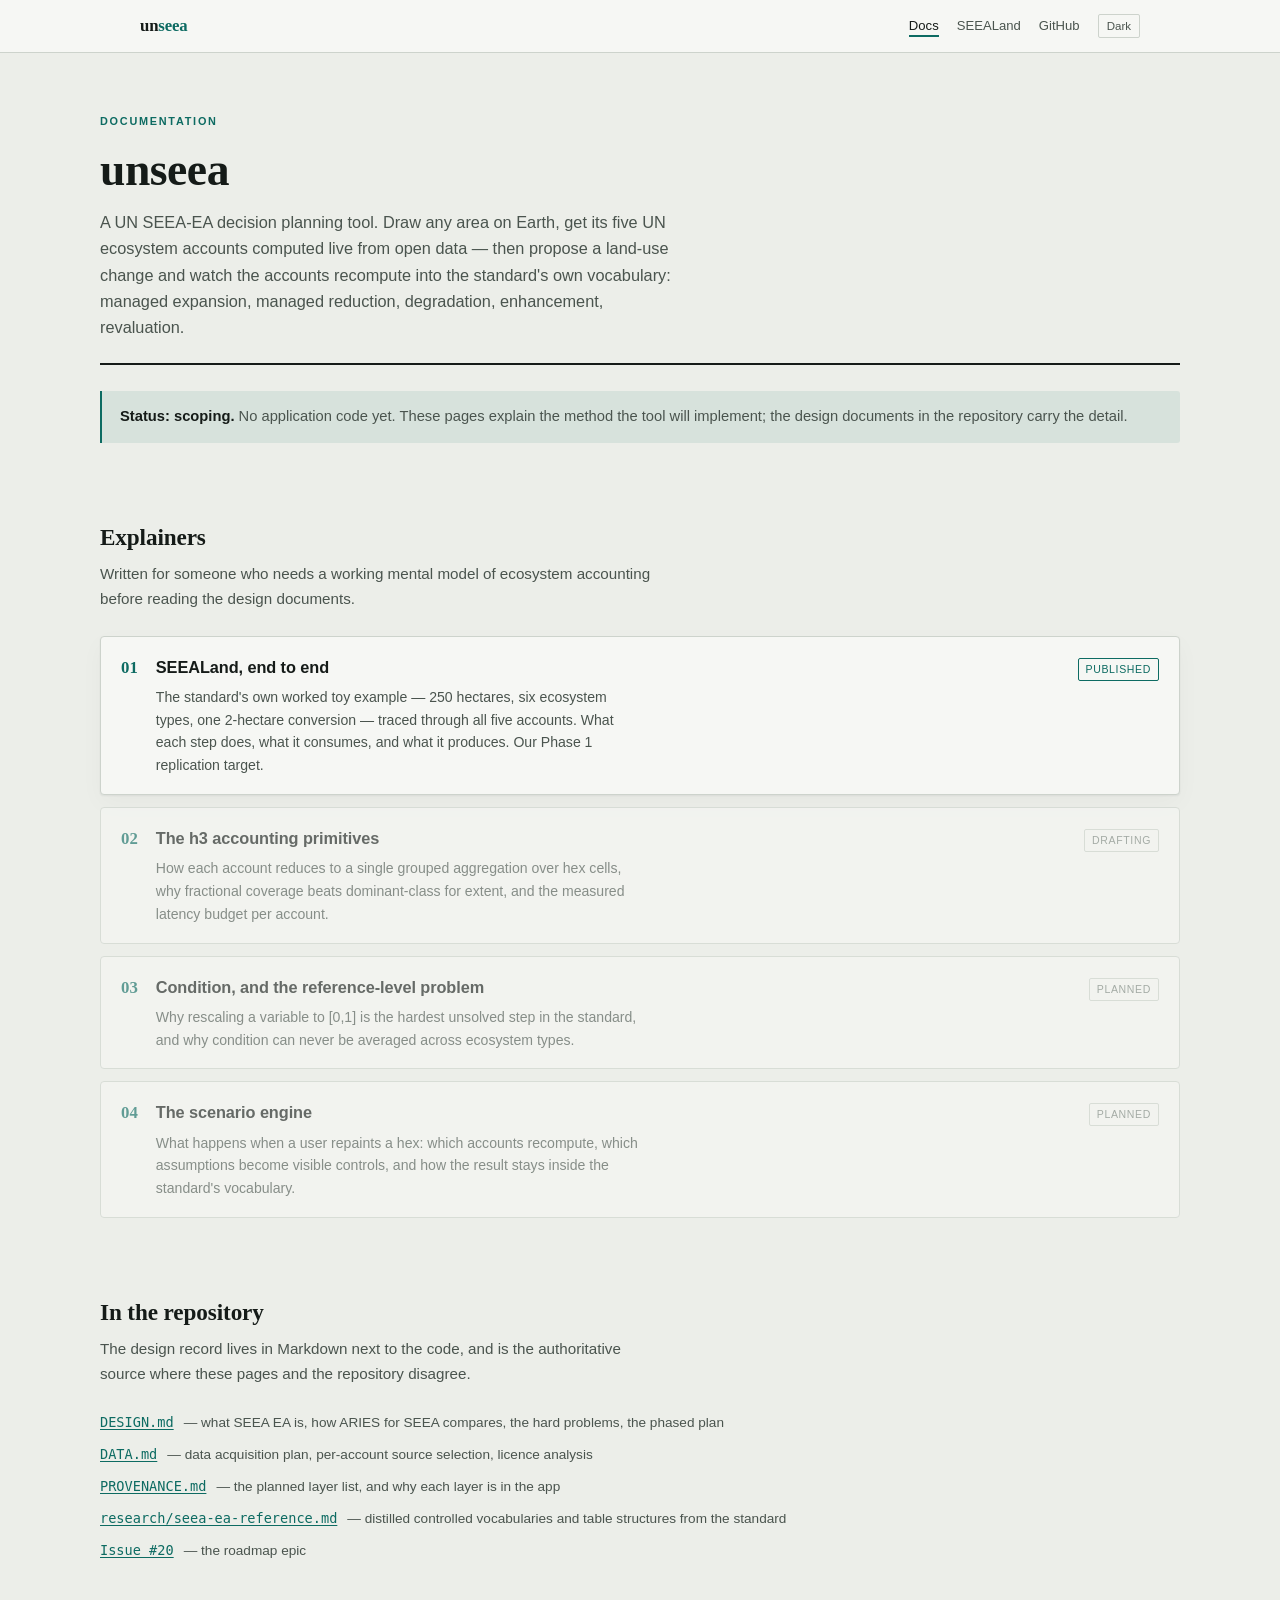
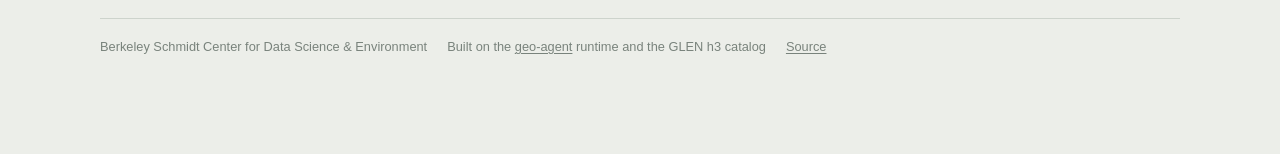
<file: docs/index.html>
<!doctype html>
<html lang="en">
<head>
<meta charset="utf-8">
<meta name="viewport" content="width=device-width, initial-scale=1">
<title>unseea — documentation</title>
<meta name="description" content="Documentation for unseea: a UN SEEA-EA ecosystem accounting tool computing the five accounts for any area, with live land-use scenarios.">
<link rel="stylesheet" href="assets/unseea.css">
<script src="assets/theme.js"></script>
<style>
  .docs{display:flex; flex-direction:column; gap:12px}
  .doc{
    display:grid; grid-template-columns:auto 1fr auto; gap:0 18px; align-items:baseline;
    padding:17px 20px; background:var(--panel); border:1px solid var(--rule); border-radius:4px;
    text-decoration:none; color:inherit; box-shadow:var(--shadow);
  }
  a.doc:hover{border-color:var(--accent)}
  .doc .idx{font-family:var(--serif); font-size:1.05rem; color:var(--accent); font-weight:600}
  .doc h3{margin:0; font-size:1.02rem; font-weight:650; letter-spacing:-.005em}
  .doc p{margin:5px 0 0; grid-column:2; font-size:.88rem; color:var(--ink-2); max-width:62ch}
  .doc .state{font-size:.66rem; letter-spacing:.06em; text-transform:uppercase; color:var(--ink-3);
    border:1px solid var(--rule); border-radius:2px; padding:2px 7px; white-space:nowrap}
  .doc.live .state{color:var(--accent); border-color:var(--accent)}
  .doc.planned{opacity:.62; box-shadow:none}
  @media (max-width:620px){
    .doc{grid-template-columns:auto 1fr}
    .doc .state{grid-column:2; justify-self:start; margin-top:8px}
    .doc p{margin-bottom:2px}
  }
  .repo{display:flex; flex-direction:column; gap:9px}
  .repo a{font-family:var(--mono); font-size:.85rem}
  .repo span{color:var(--ink-2); font-size:.85rem}
  .repo div{display:flex; gap:10px; align-items:baseline; flex-wrap:wrap}
</style>
</head>
<body>

<header class="sitenav">
  <div class="wrap">
    <a class="brand" href="./">un<span>seea</span></a>
    <nav>
      <a href="./" aria-current="page">Docs</a>
      <a href="seealand.html">SEEALand</a>
      <a href="https://github.com/SchmidtDSE/unseea">GitHub</a>
      <button id="theme" type="button">Dark</button>
    </nav>
  </div>
</header>

<main class="wrap page">

  <div class="mast">
    <div class="eyebrow">Documentation</div>
    <h1 class="serif">unseea</h1>
    <p class="dek">A UN SEEA-EA decision planning tool. Draw any area on Earth, get its five UN
    ecosystem accounts computed live from open data — then propose a land-use change and watch the
    accounts recompute into the standard's own vocabulary: managed expansion, managed reduction,
    degradation, enhancement, revaluation.</p>
  </div>

  <div class="notice">
    <p><b>Status: scoping.</b> No application code yet. These pages explain the method the tool will
    implement; the design documents in the repository carry the detail.</p>
  </div>

  <section class="sec">
    <h2 class="serif">Explainers</h2>
    <p class="sub">Written for someone who needs a working mental model of ecosystem accounting before
    reading the design documents.</p>

    <div class="docs">

      <a class="doc live" href="seealand.html">
        <span class="idx">01</span>
        <h3>SEEALand, end to end</h3>
        <span class="state">Published</span>
        <p>The standard's own worked toy example — 250 hectares, six ecosystem types, one 2-hectare
        conversion — traced through all five accounts. What each step does, what it consumes, and what
        it produces. Our Phase 1 replication target.</p>
      </a>

      <div class="doc planned">
        <span class="idx">02</span>
        <h3>The h3 accounting primitives</h3>
        <span class="state">Drafting</span>
        <p>How each account reduces to a single grouped aggregation over hex cells, why fractional
        coverage beats dominant-class for extent, and the measured latency budget per account.</p>
      </div>

      <div class="doc planned">
        <span class="idx">03</span>
        <h3>Condition, and the reference-level problem</h3>
        <span class="state">Planned</span>
        <p>Why rescaling a variable to [0,1] is the hardest unsolved step in the standard, and why
        condition can never be averaged across ecosystem types.</p>
      </div>

      <div class="doc planned">
        <span class="idx">04</span>
        <h3>The scenario engine</h3>
        <span class="state">Planned</span>
        <p>What happens when a user repaints a hex: which accounts recompute, which assumptions become
        visible controls, and how the result stays inside the standard's vocabulary.</p>
      </div>

    </div>
  </section>

  <section class="sec">
    <h2 class="serif">In the repository</h2>
    <p class="sub">The design record lives in Markdown next to the code, and is the authoritative source
    where these pages and the repository disagree.</p>
    <div class="repo">
      <div><a href="https://github.com/SchmidtDSE/unseea/blob/main/DESIGN.md">DESIGN.md</a>
        <span>— what SEEA EA is, how ARIES for SEEA compares, the hard problems, the phased plan</span></div>
      <div><a href="https://github.com/SchmidtDSE/unseea/blob/main/DATA.md">DATA.md</a>
        <span>— data acquisition plan, per-account source selection, licence analysis</span></div>
      <div><a href="https://github.com/SchmidtDSE/unseea/blob/main/PROVENANCE.md">PROVENANCE.md</a>
        <span>— the planned layer list, and why each layer is in the app</span></div>
      <div><a href="https://github.com/SchmidtDSE/unseea/blob/main/research/seea-ea-reference.md">research/seea-ea-reference.md</a>
        <span>— distilled controlled vocabularies and table structures from the standard</span></div>
      <div><a href="https://github.com/SchmidtDSE/unseea/issues/20">Issue #20</a>
        <span>— the roadmap epic</span></div>
    </div>
  </section>

  <div class="foot">
    <span>Berkeley Schmidt Center for Data Science &amp; Environment</span>
    <span>Built on the <a href="https://github.com/boettiger-lab/geo-agent">geo-agent</a> runtime and the GLEN h3 catalog</span>
    <span><a href="https://github.com/SchmidtDSE/unseea">Source</a></span>
  </div>
</main>

</body>
</html>
</file>
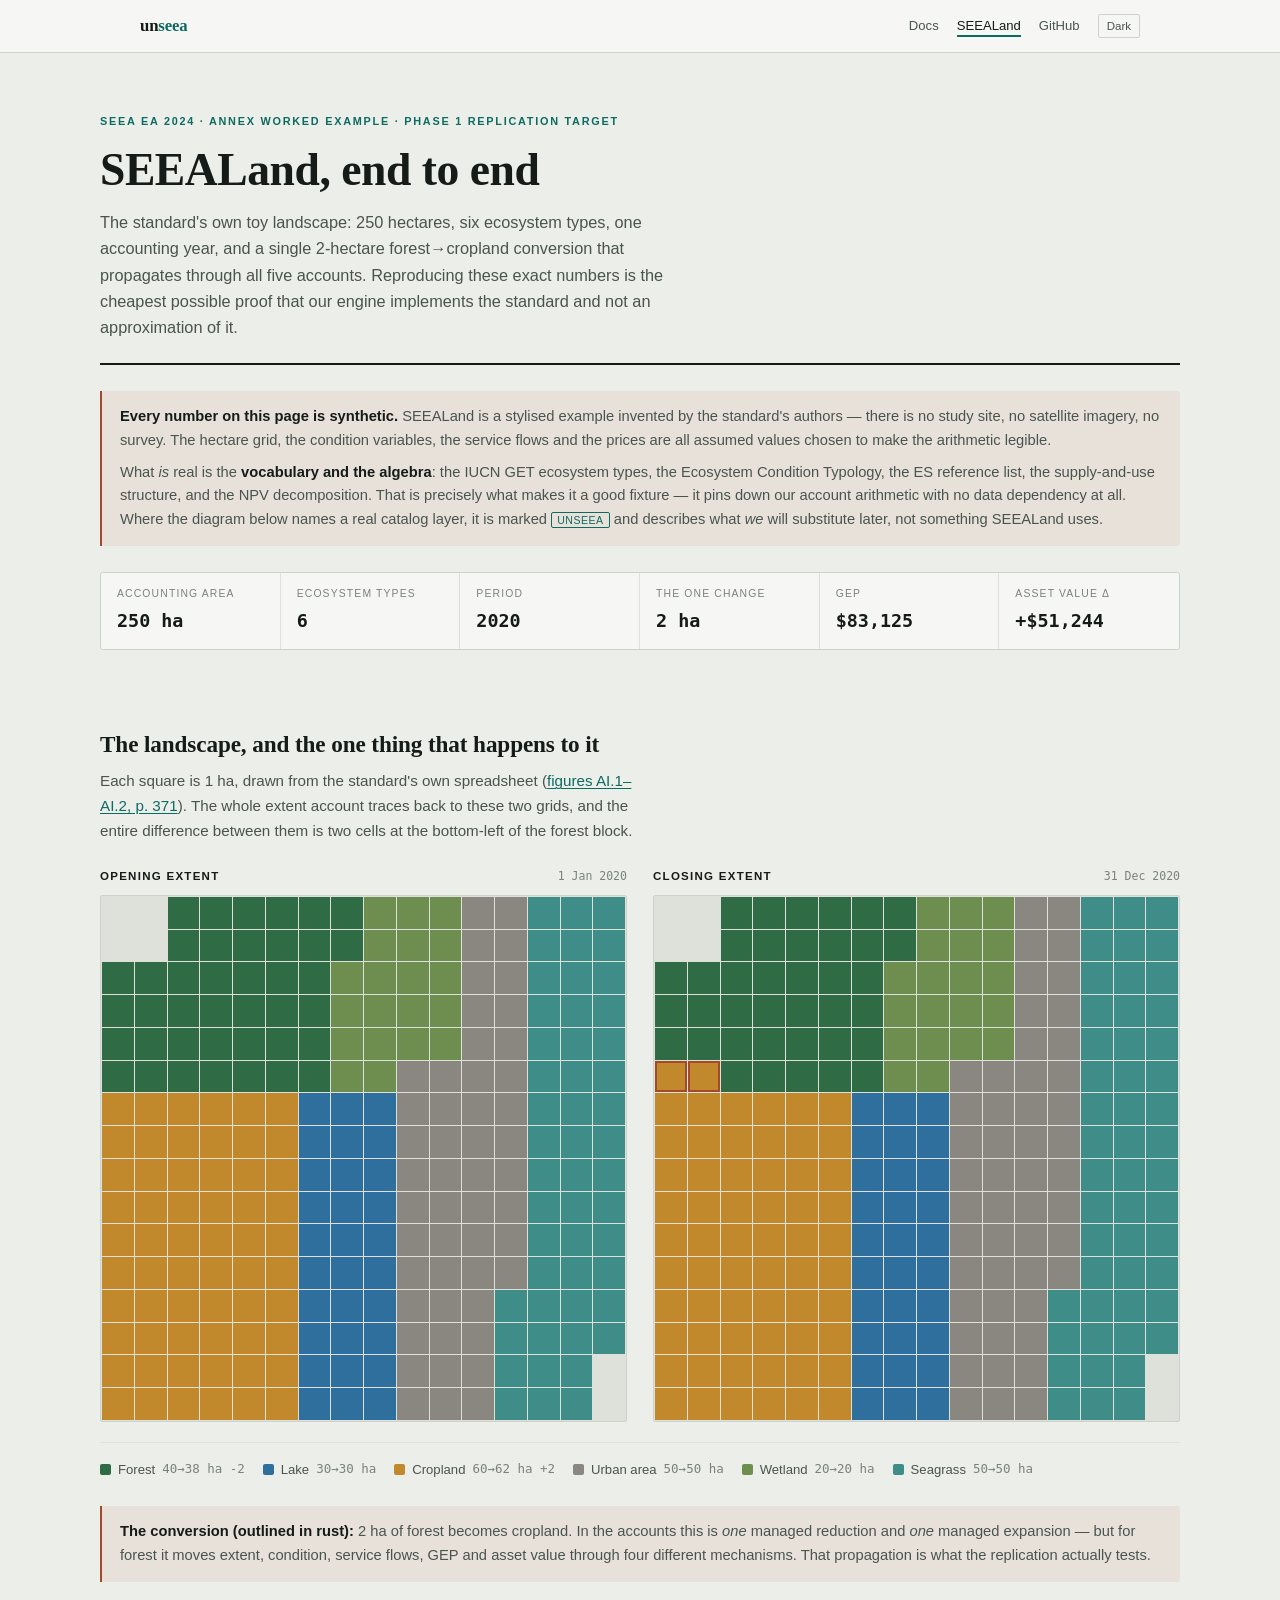
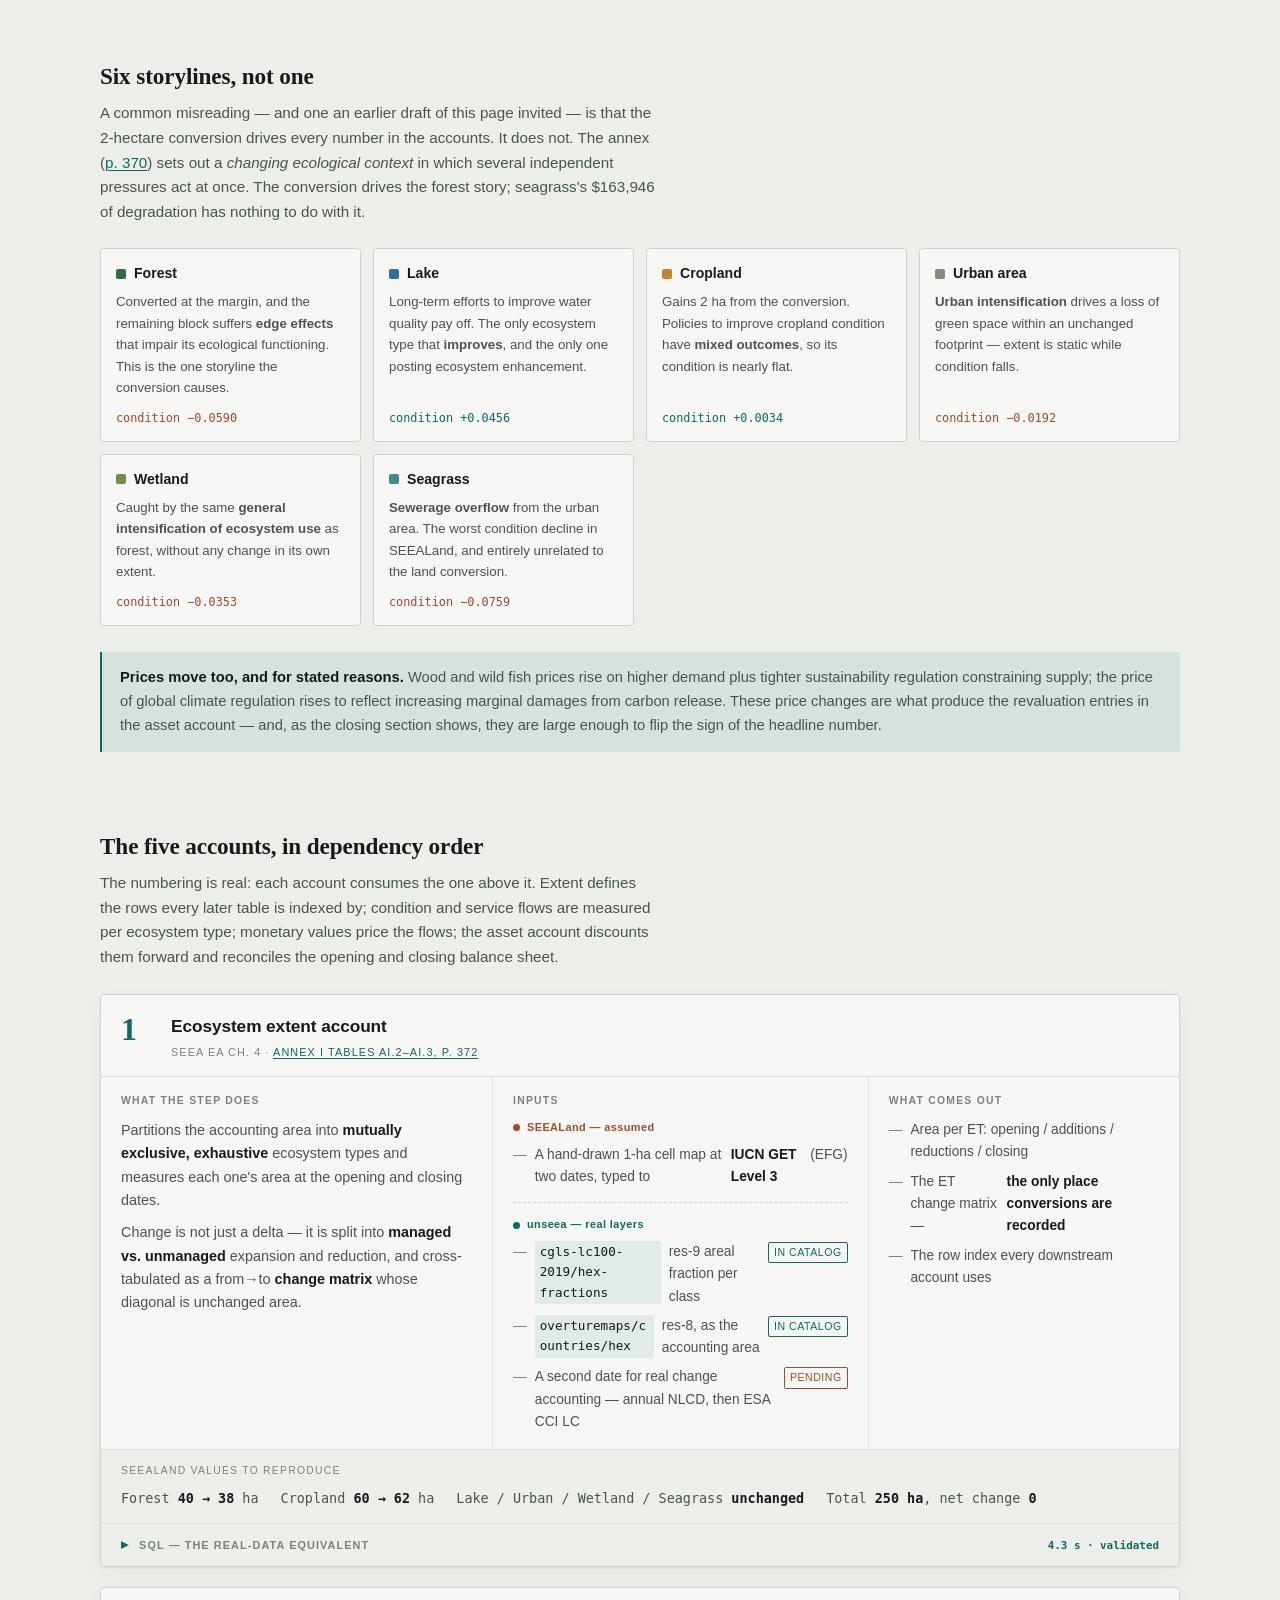
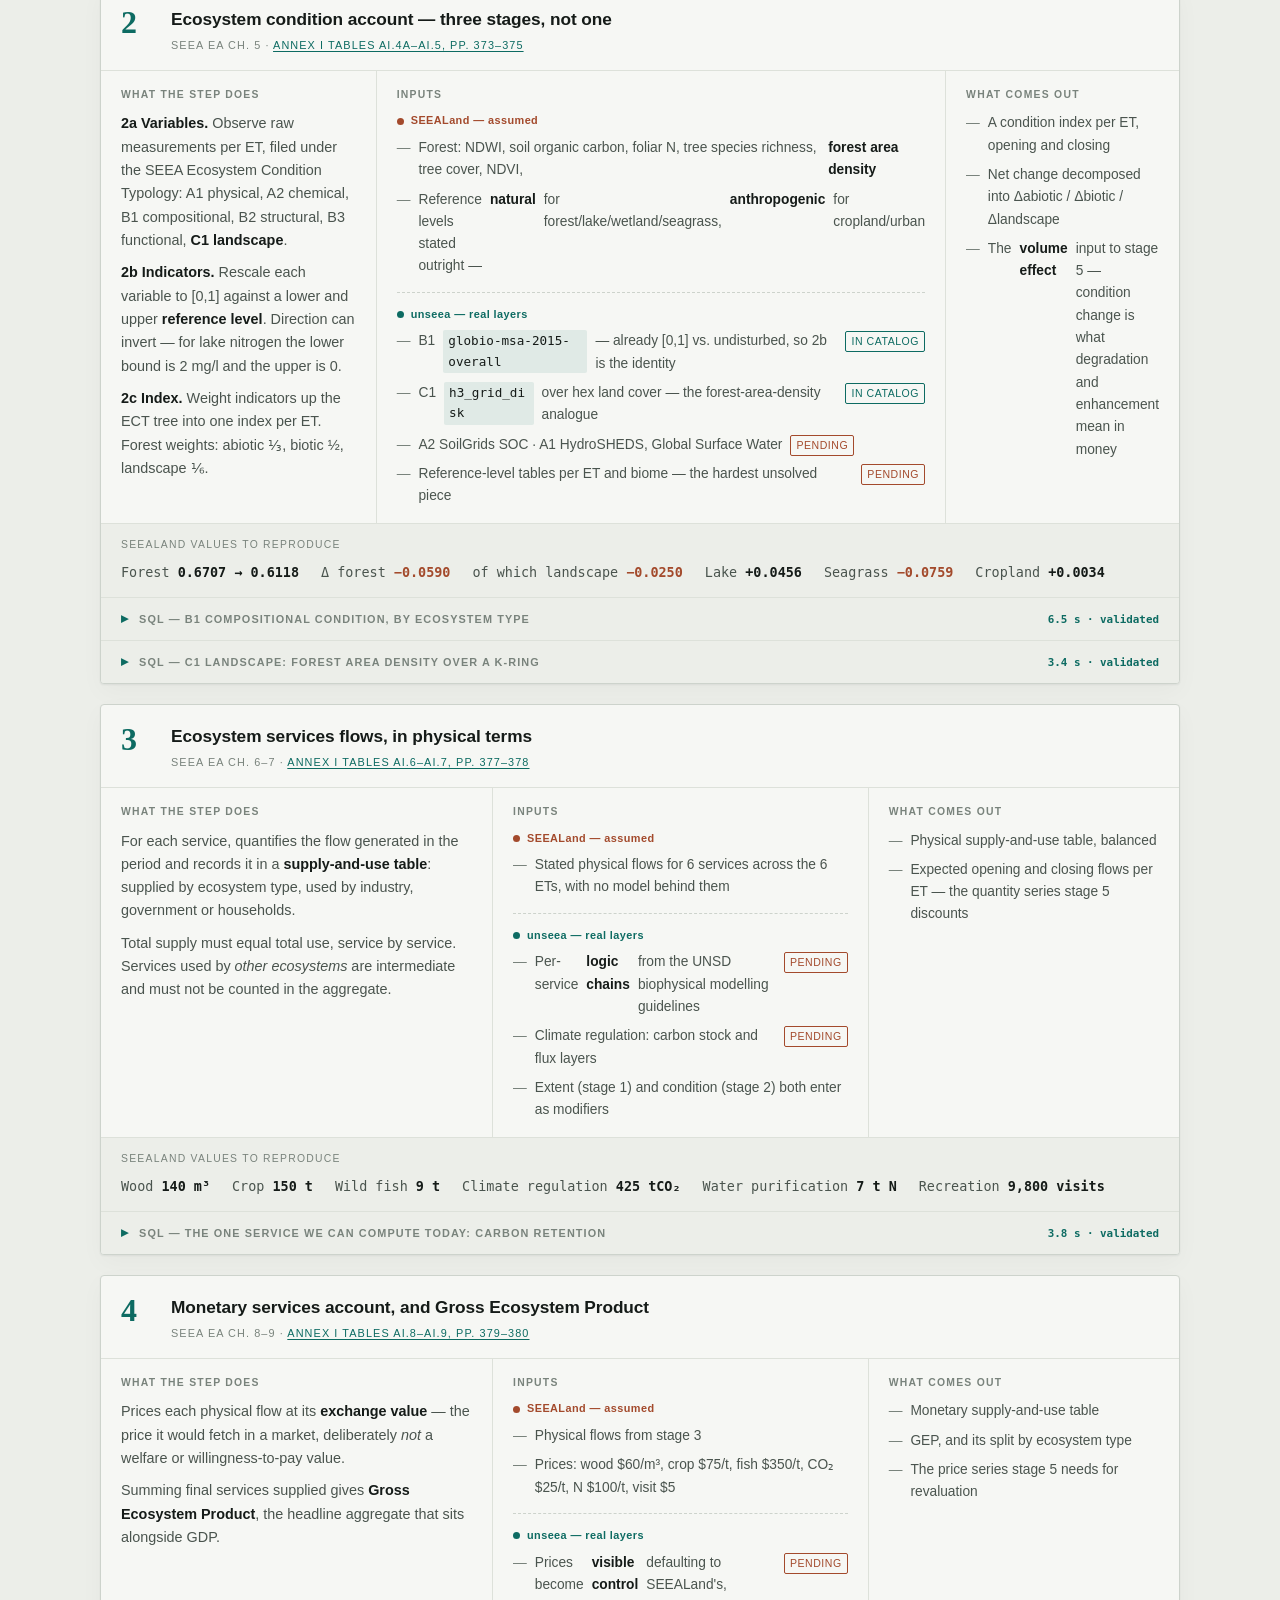
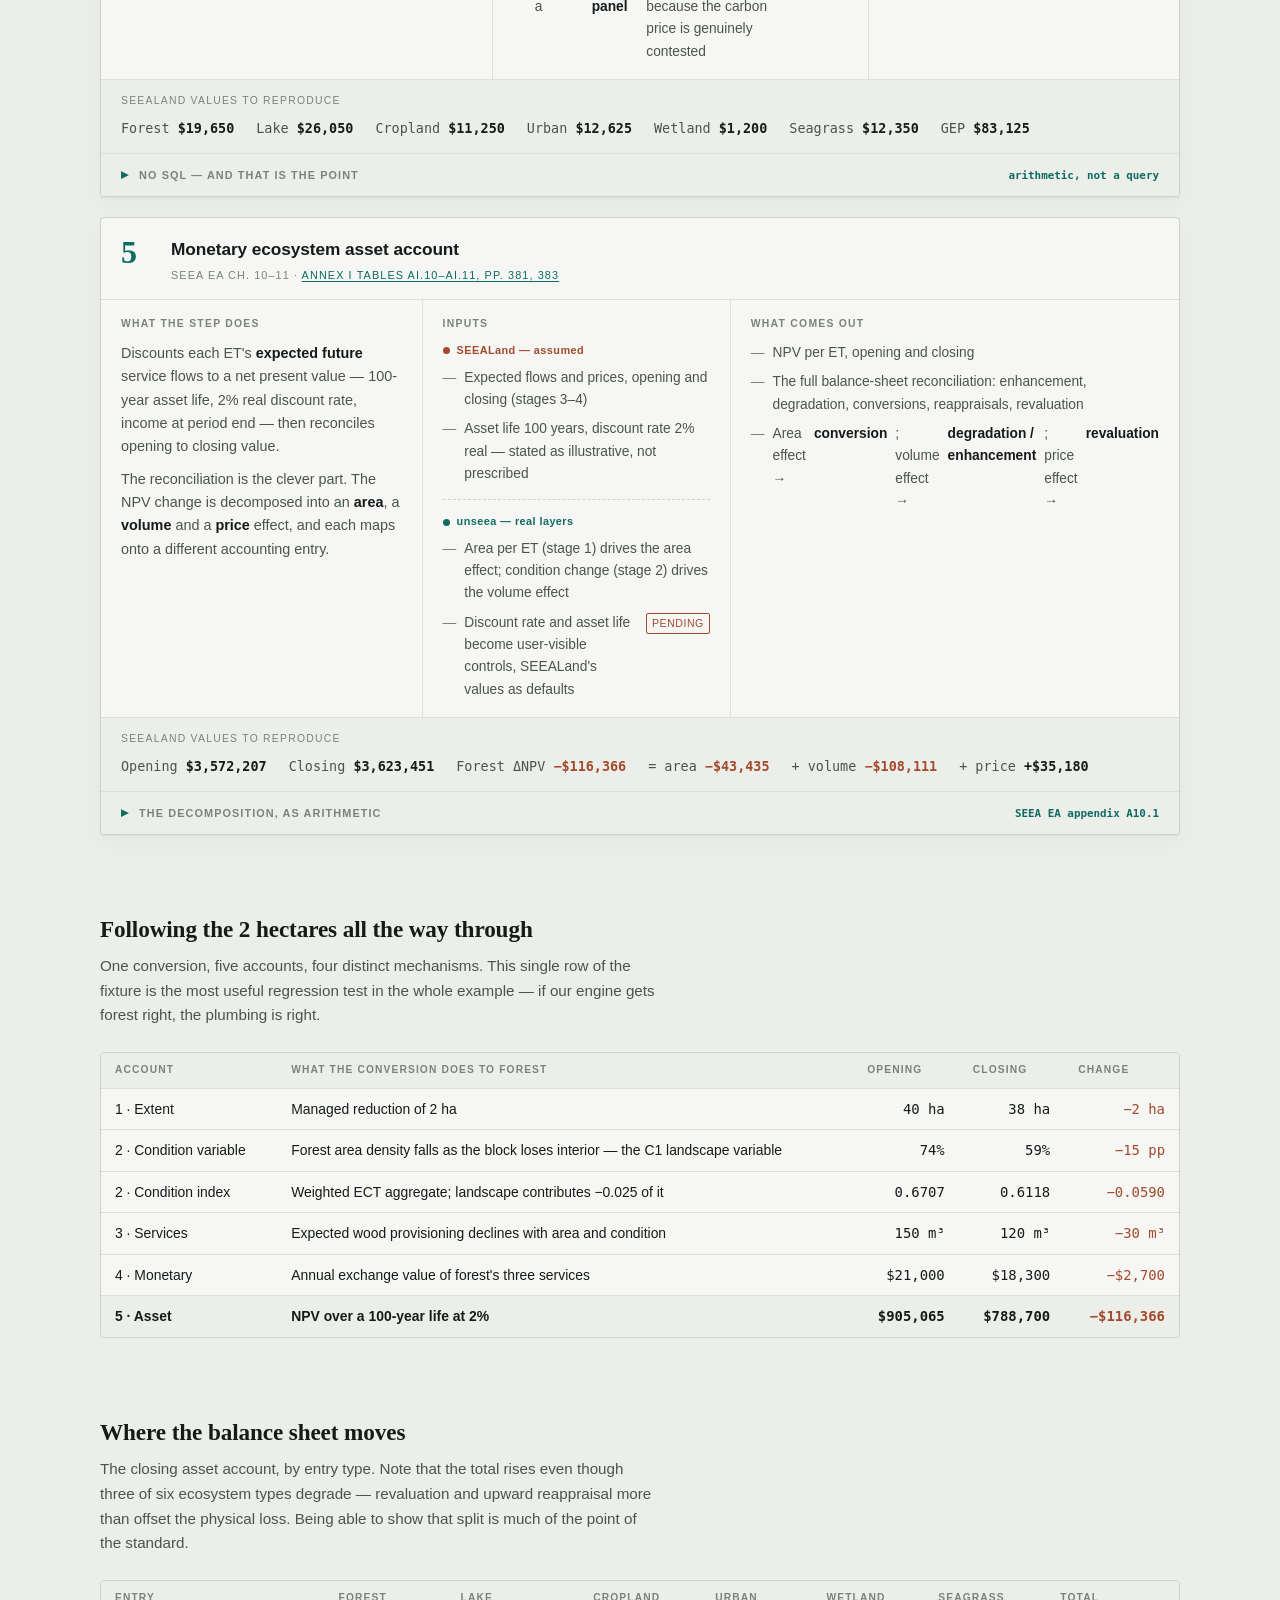
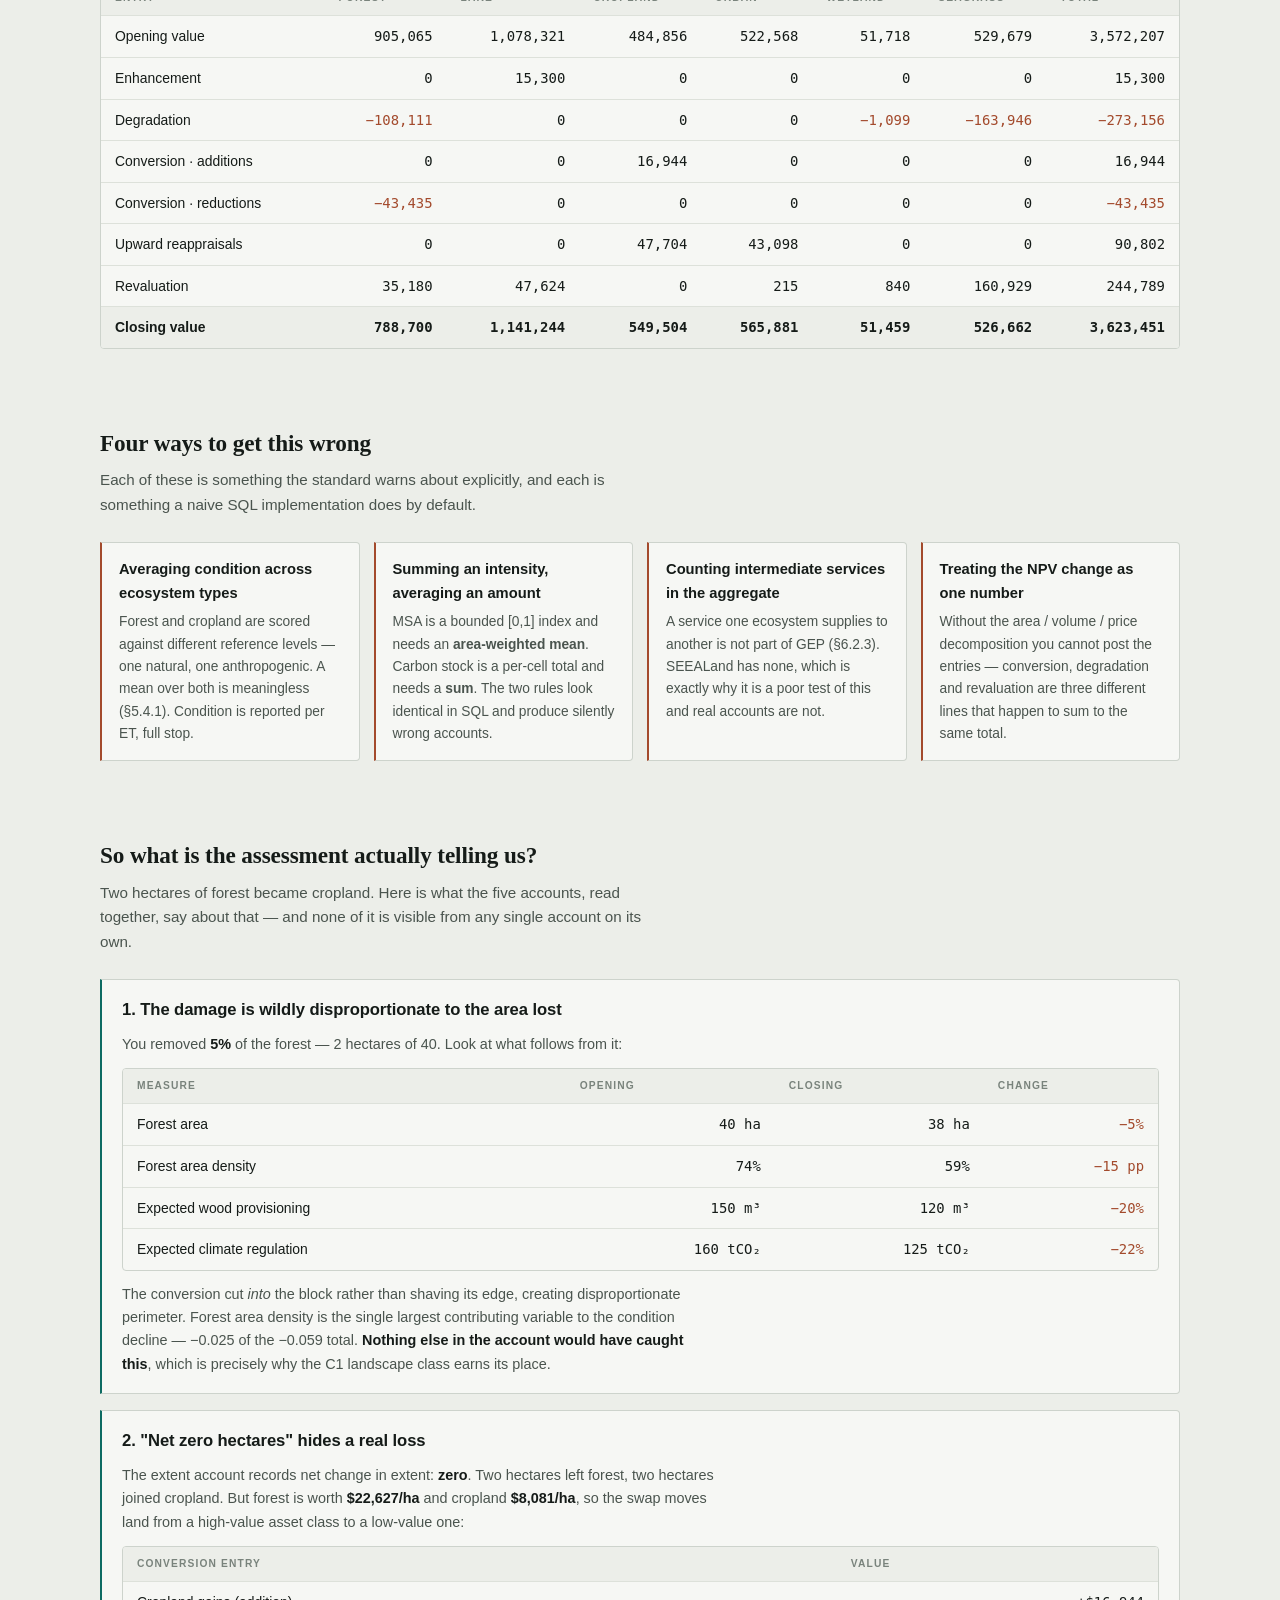
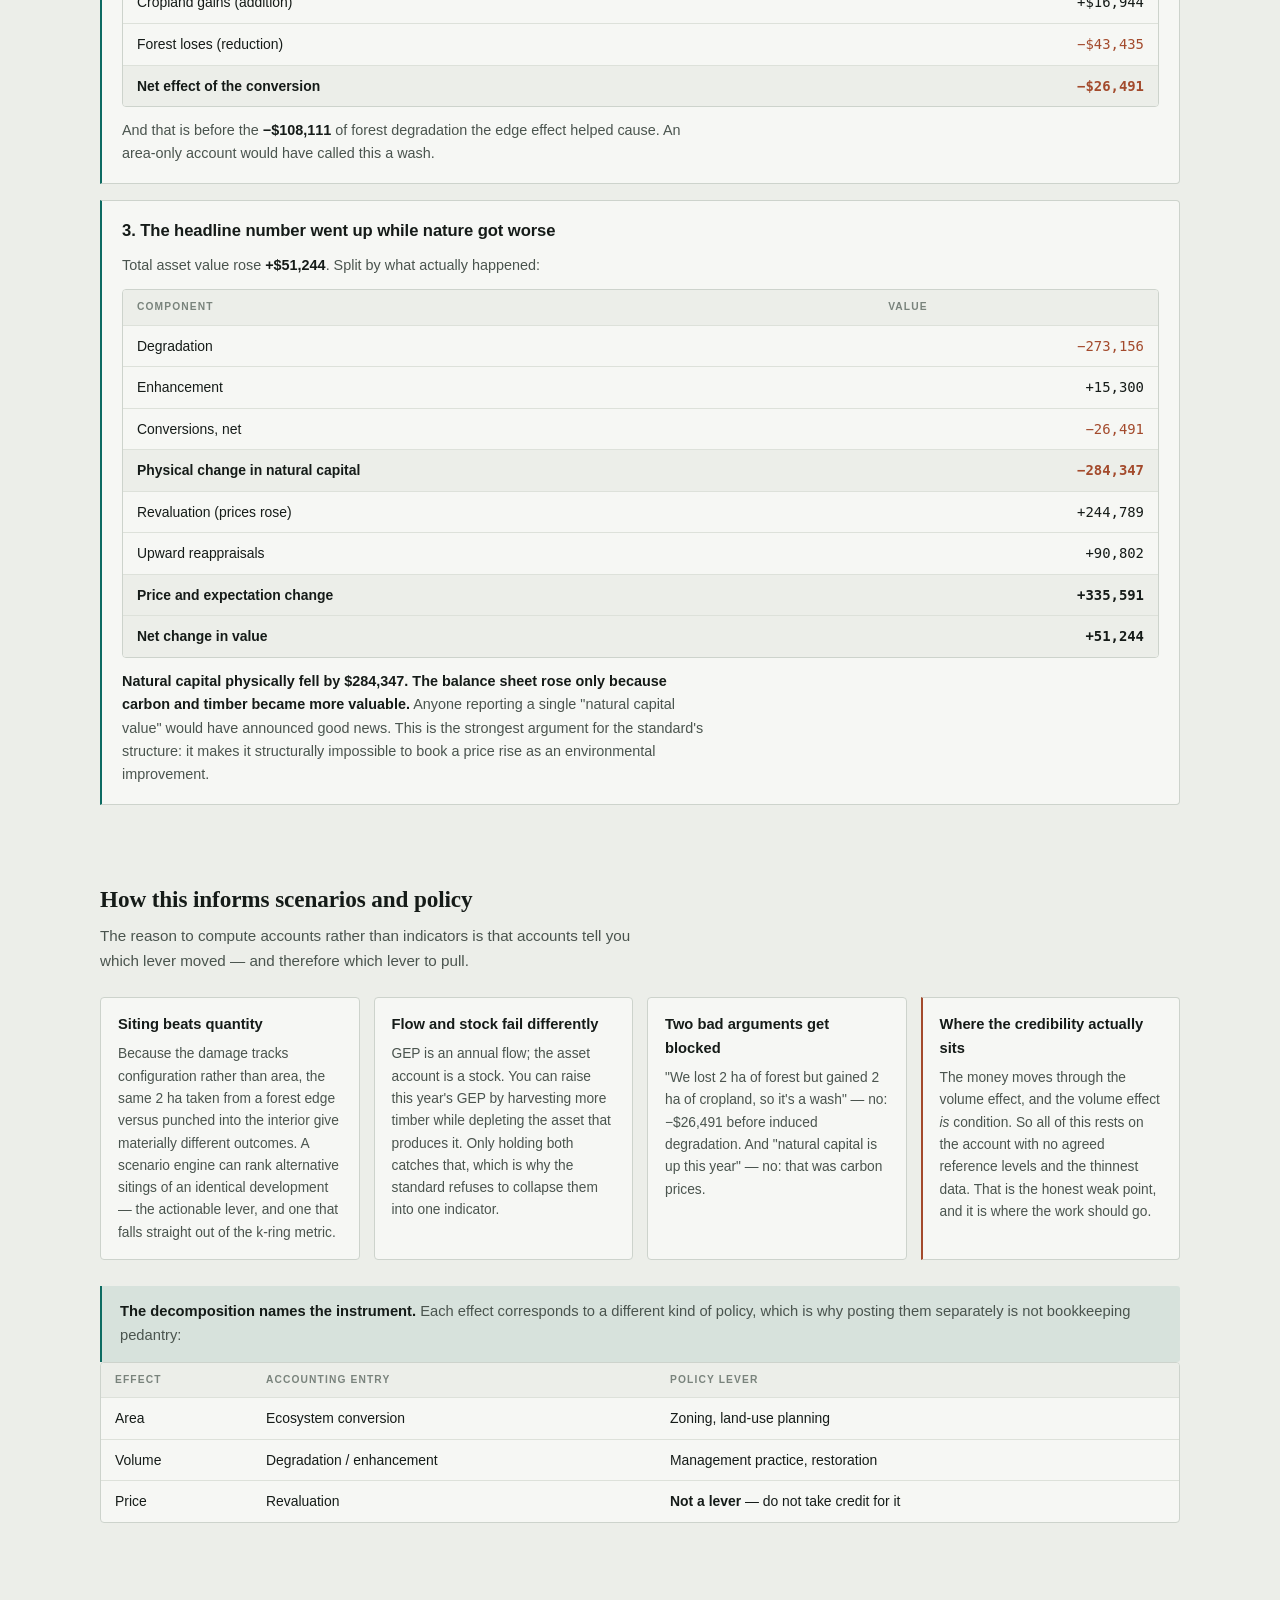
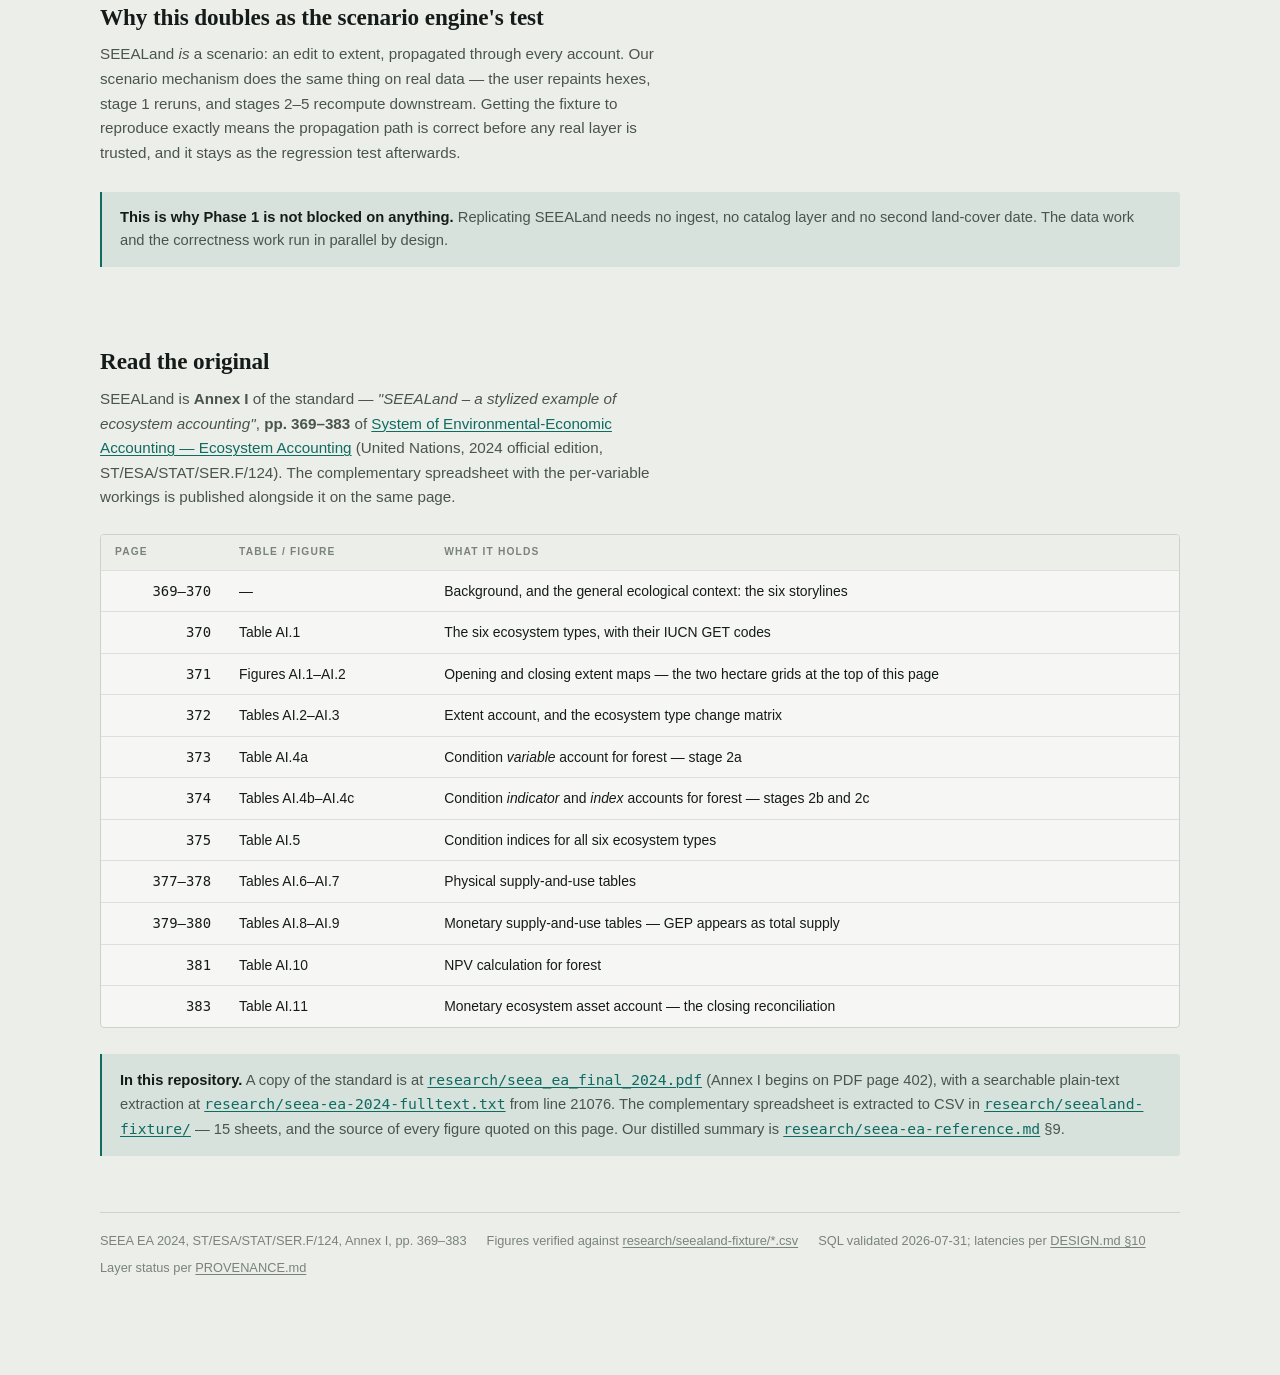
<file: docs/seealand.html>
<!doctype html>
<html lang="en">
<head>
<meta charset="utf-8">
<meta name="viewport" content="width=device-width, initial-scale=1">
<title>SEEALand, end to end — unseea</title>
<meta name="description" content="A step-by-step walkthrough of SEEALand, the SEEA EA standard's worked toy example: the five ecosystem accounts, what each consumes, and what it produces.">
<link rel="stylesheet" href="assets/unseea.css">
<script src="assets/theme.js"></script>
<style>
  /* page-specific: the ecosystem-type palette and the hectare grid */
  :root{
    --forest:#2f6b45; --lake:#2f6f9e; --crop:#c2892c;
    --urban:#8a8781; --wet:#6d8e4e; --sea:#3f8d89;
  }
  @media (prefers-color-scheme:dark){
    :root{--forest:#4e9166; --lake:#5292c2; --crop:#d9a545;
          --urban:#9d9a93; --wet:#8bab68; --sea:#54ada8}
  }
  :root[data-theme="light"]{--forest:#2f6b45; --lake:#2f6f9e; --crop:#c2892c;
          --urban:#8a8781; --wet:#6d8e4e; --sea:#3f8d89}
  :root[data-theme="dark"]{--forest:#4e9166; --lake:#5292c2; --crop:#d9a545;
          --urban:#9d9a93; --wet:#8bab68; --sea:#54ada8}

  .maps{display:grid; grid-template-columns:repeat(auto-fit,minmax(240px,1fr)); gap:26px; align-items:start}
  .mapbox{display:flex; flex-direction:column; gap:9px}
  .maphead{display:flex; justify-content:space-between; align-items:baseline; gap:10px}
  .maphead .t{font-size:.72rem; letter-spacing:.11em; text-transform:uppercase; font-weight:600}
  .maphead .d{font-size:.72rem; color:var(--ink-3); font-family:var(--mono)}
  .grid{display:grid; grid-template-columns:repeat(16,1fr); gap:1px; background:var(--rule-2);
    border:1px solid var(--rule); padding:1px; aspect-ratio:1; border-radius:2px}
  .cell{background:var(--panel)}
  .cell.e1{background:var(--forest)} .cell.e2{background:var(--lake)} .cell.e3{background:var(--crop)}
  .cell.e4{background:var(--urban)} .cell.e5{background:var(--wet)} .cell.e6{background:var(--sea)}
  .cell.v{background:transparent}
  .cell.chg{outline:2px solid var(--rust); outline-offset:-2px; position:relative; z-index:2}

  .legend{display:flex; flex-wrap:wrap; gap:4px 18px; margin-top:20px; padding-top:16px;
    border-top:1px solid var(--rule-2)}
  .lg{display:flex; align-items:center; gap:7px; font-size:.82rem; color:var(--ink-2)}
  .sw{width:11px; height:11px; border-radius:2px; flex:none}
  .lg .n{font-variant-numeric:tabular-nums; color:var(--ink-3); font-family:var(--mono); font-size:.78rem}

  /* the five-account spine */
  .stages{display:flex; flex-direction:column; gap:20px}
  .stage{background:var(--panel); border:1px solid var(--rule); border-radius:4px;
    box-shadow:var(--shadow); overflow:hidden}
  .st-head{display:flex; gap:16px; align-items:flex-start; padding:18px 20px 15px;
    border-bottom:1px solid var(--rule-2)}
  .num{font-family:var(--serif); font-size:2rem; line-height:.9; color:var(--accent);
    font-weight:600; flex:none; width:34px; padding-top:2px}
  .st-title{display:flex; flex-direction:column; gap:3px; min-width:0}
  .st-title h3{margin:0; font-size:1.08rem; font-weight:650; letter-spacing:-.005em}
  .st-title .ch{font-size:.68rem; letter-spacing:.1em; text-transform:uppercase; color:var(--ink-3)}

  .lanes{display:grid; grid-template-columns:1.2fr 1.15fr .95fr}
  .lane{padding:16px 20px; border-right:1px solid var(--rule-2)}
  .lane:last-child{border-right:0}
  @media (max-width:820px){
    .lanes{grid-template-columns:1fr}
    .lane{border-right:0; border-bottom:1px solid var(--rule-2)}
    .lane:last-child{border-bottom:0}
  }
  .lane h4{margin:0 0 9px; font-size:.65rem; letter-spacing:.12em; text-transform:uppercase;
    color:var(--ink-3); font-weight:600}
  .lane p{margin:0 0 9px; font-size:.9rem; color:var(--ink-2)}
  .lane p:last-child{margin-bottom:0}
  .lane strong{color:var(--ink); font-weight:600}
  .lane ul{margin:0; padding:0; list-style:none; display:flex; flex-direction:column; gap:7px}
  .lane li{font-size:.86rem; color:var(--ink-2); display:flex; gap:8px; align-items:baseline}
  .lane li::before{content:"—"; color:var(--ink-3); flex:none}

  /* the toy / real split inside the inputs lane */
  .src{display:flex; flex-direction:column; gap:7px}
  .src + .src{margin-top:14px; padding-top:13px; border-top:1px dashed var(--rule)}
  .src-h{font-size:.68rem; font-weight:650; letter-spacing:.04em; display:flex; gap:7px; align-items:center}
  .src-h .dot{width:7px; height:7px; border-radius:50%; flex:none}
  .src.toy .src-h{color:var(--rust)} .src.toy .dot{background:var(--rust)}
  .src.real .src-h{color:var(--accent)} .src.real .dot{background:var(--accent)}

  .st-nums{padding:13px 20px; background:var(--paper); border-top:1px solid var(--rule-2);
    display:flex; flex-wrap:wrap; gap:6px 22px; align-items:baseline}
  .st-nums .k{font-size:.65rem; letter-spacing:.12em; text-transform:uppercase; color:var(--ink-3);
    width:100%; margin-bottom:2px}
  .st-nums .v{font-size:.84rem; color:var(--ink-2); font-family:var(--mono); font-variant-numeric:tabular-nums}
  .st-nums .v b{color:var(--ink); font-weight:600}
  .st-nums .v.neg b{color:var(--rust)}

  /* folding SQL blocks */
  details.sql{border-top:1px solid var(--rule-2); background:var(--paper)}
  details.sql > summary{
    padding:10px 20px; cursor:pointer; list-style:none; display:flex; gap:10px; align-items:baseline;
    font-size:.68rem; letter-spacing:.1em; text-transform:uppercase; color:var(--ink-3); font-weight:600;
  }
  details.sql > summary::-webkit-details-marker{display:none}
  details.sql > summary::before{content:"▸"; color:var(--accent); font-size:.85rem}
  details.sql[open] > summary::before{content:"▾"}
  details.sql > summary:hover{color:var(--ink)}
  details.sql > summary .lat{
    margin-left:auto; text-transform:none; letter-spacing:0; font-family:var(--mono); color:var(--accent);
  }
  details.sql .body{padding:0 20px 16px; display:flex; flex-direction:column; gap:10px}
  details.sql pre{
    margin:0; overflow-x:auto; background:var(--panel); border:1px solid var(--rule); border-radius:3px;
    padding:13px 15px; font-family:var(--mono); font-size:.755rem; line-height:1.65;
  }
  details.sql code{font-family:inherit}
  details.sql pre.formula{color:var(--ink-2); line-height:1.75; font-size:.74rem}
  details.sql .note{font-size:.82rem; color:var(--ink-2); margin:0}
  details.sql .note strong{color:var(--ink)}
  .sqlk{color:var(--accent); font-weight:600}
  .sqlc{color:var(--ink-3); font-style:italic}
  .sqls{color:var(--rust)}

  /* the six storylines */
  .stories{display:grid; grid-template-columns:repeat(auto-fit,minmax(232px,1fr)); gap:12px}
  .story{border:1px solid var(--rule); border-radius:4px; padding:13px 15px; background:var(--panel);
    display:flex; flex-direction:column; gap:6px}
  .story .et{display:flex; align-items:center; gap:8px; font-size:.88rem; font-weight:650}
  .story .et .sw{width:10px; height:10px; border-radius:2px; flex:none}
  .story p{margin:0; font-size:.83rem; color:var(--ink-2)}
  .story .delta{font-family:var(--mono); font-size:.74rem; font-variant-numeric:tabular-nums;
    margin-top:auto; padding-top:4px}
  .story .delta.up{color:var(--accent)}
  .story .delta.down{color:var(--rust)}

  /* closing findings */
  .findings{display:flex; flex-direction:column; gap:16px}
  .finding{border:1px solid var(--rule); border-left:2px solid var(--accent); border-radius:0 4px 4px 0;
    background:var(--panel); padding:17px 20px}
  .finding h3{margin:0 0 9px; font-size:1.04rem; font-weight:650; letter-spacing:-.005em}
  .finding p{margin:0 0 10px; font-size:.9rem; color:var(--ink-2); max-width:74ch}
  .finding p:last-child{margin-bottom:0}
  .finding strong{color:var(--ink)}
  .finding .scroll{margin:12px 0}
</style>
</head>
<body>

<header class="sitenav">
  <div class="wrap">
    <a class="brand" href="./">un<span>seea</span></a>
    <nav>
      <a href="./">Docs</a>
      <a href="seealand.html" aria-current="page">SEEALand</a>
      <a href="https://github.com/SchmidtDSE/unseea">GitHub</a>
      <button id="theme" type="button">Dark</button>
    </nav>
  </div>
</header>

<main class="wrap page">

  <div class="mast">
    <div class="eyebrow">SEEA EA 2024 · Annex worked example · Phase 1 replication target</div>
    <h1 class="serif">SEEALand, end to end</h1>
    <p class="dek">The standard's own toy landscape: 250 hectares, six ecosystem types, one accounting
    year, and a single 2-hectare forest→cropland conversion that propagates through all five accounts.
    Reproducing these exact numbers is the cheapest possible proof that our engine implements the
    standard and not an approximation of it.</p>
  </div>

  <div class="notice warn">
    <p><b>Every number on this page is synthetic.</b> SEEALand is a stylised example invented by the
    standard's authors — there is no study site, no satellite imagery, no survey. The hectare grid, the
    condition variables, the service flows and the prices are all assumed values chosen to make the
    arithmetic legible.</p>
    <p>What <i>is</i> real is the <b>vocabulary and the algebra</b>: the IUCN GET ecosystem types, the
    Ecosystem Condition Typology, the ES reference list, the supply-and-use structure, and the NPV
    decomposition. That is precisely what makes it a good fixture — it pins down our account arithmetic
    with no data dependency at all. Where the diagram below names a real catalog layer, it is marked
    <span class="tag have">unseea</span> and describes what <i>we</i> will substitute later, not
    something SEEALand uses.</p>
  </div>

  <dl class="facts">
    <div class="fact"><dt>Accounting area</dt><dd>250 ha</dd></div>
    <div class="fact"><dt>Ecosystem types</dt><dd>6</dd></div>
    <div class="fact"><dt>Period</dt><dd>2020</dd></div>
    <div class="fact"><dt>The one change</dt><dd>2 ha</dd></div>
    <div class="fact"><dt>GEP</dt><dd>$83,125</dd></div>
    <div class="fact"><dt>Asset value Δ</dt><dd>+$51,244</dd></div>
  </dl>

  <!-- ============ THE LANDSCAPE ============ -->
  <section class="sec">
    <h2 class="serif">The landscape, and the one thing that happens to it</h2>
    <p class="sub">Each square is 1 ha, drawn from the standard's own spreadsheet
    (<a href="#sources">figures AI.1–AI.2, p. 371</a>). The whole extent account traces back to these two
    grids, and the entire difference between them is two cells at the bottom-left of the forest block.</p>

    <div class="maps">
      <div class="mapbox">
        <div class="maphead"><span class="t">Opening extent</span><span class="d">1 Jan 2020</span></div>
        <div class="grid" id="g0" role="img" aria-label="Opening extent map: 40 ha forest, 30 ha lake, 60 ha cropland, 50 ha urban, 20 ha wetland, 50 ha seagrass"></div>
      </div>
      <div class="mapbox">
        <div class="maphead"><span class="t">Closing extent</span><span class="d">31 Dec 2020</span></div>
        <div class="grid" id="g1" role="img" aria-label="Closing extent map: forest reduced to 38 ha, cropland increased to 62 ha; the two converted cells are outlined"></div>
      </div>
    </div>

    <div class="legend" id="legend"></div>

    <div class="notice warn">
      <p><b>The conversion (outlined in rust):</b> 2 ha of forest becomes cropland. In the accounts this
      is <i>one</i> managed reduction and <i>one</i> managed expansion — but for forest it moves extent,
      condition, service flows, GEP and asset value through four different mechanisms. That propagation
      is what the replication actually tests.</p>
    </div>
  </section>

  <!-- ============ THE STORYLINES ============ -->
  <section class="sec">
    <h2 class="serif">Six storylines, not one</h2>
    <p class="sub">A common misreading — and one an earlier draft of this page invited — is that the
    2-hectare conversion drives every number in the accounts. It does not. The annex
    (<a href="#sources">p. 370</a>) sets out a <i>changing ecological context</i> in which several
    independent pressures act at once. The conversion drives the forest story; seagrass's
    $163,946 of degradation has nothing to do with it.</p>

    <div class="stories">
      <div class="story">
        <div class="et"><span class="sw" style="background:var(--forest)"></span>Forest</div>
        <p>Converted at the margin, and the remaining block suffers <strong>edge effects</strong> that
        impair its ecological functioning. This is the one storyline the conversion causes.</p>
        <span class="delta down">condition −0.0590</span>
      </div>
      <div class="story">
        <div class="et"><span class="sw" style="background:var(--lake)"></span>Lake</div>
        <p>Long-term efforts to improve water quality pay off. The only ecosystem type that
        <strong>improves</strong>, and the only one posting ecosystem enhancement.</p>
        <span class="delta up">condition +0.0456</span>
      </div>
      <div class="story">
        <div class="et"><span class="sw" style="background:var(--crop)"></span>Cropland</div>
        <p>Gains 2 ha from the conversion. Policies to improve cropland condition have
        <strong>mixed outcomes</strong>, so its condition is nearly flat.</p>
        <span class="delta up">condition +0.0034</span>
      </div>
      <div class="story">
        <div class="et"><span class="sw" style="background:var(--urban)"></span>Urban area</div>
        <p><strong>Urban intensification</strong> drives a loss of green space within an unchanged
        footprint — extent is static while condition falls.</p>
        <span class="delta down">condition −0.0192</span>
      </div>
      <div class="story">
        <div class="et"><span class="sw" style="background:var(--wet)"></span>Wetland</div>
        <p>Caught by the same <strong>general intensification of ecosystem use</strong> as forest,
        without any change in its own extent.</p>
        <span class="delta down">condition −0.0353</span>
      </div>
      <div class="story">
        <div class="et"><span class="sw" style="background:var(--sea)"></span>Seagrass</div>
        <p><strong>Sewerage overflow</strong> from the urban area. The worst condition decline in
        SEEALand, and entirely unrelated to the land conversion.</p>
        <span class="delta down">condition −0.0759</span>
      </div>
    </div>

    <div class="notice">
      <p><b>Prices move too, and for stated reasons.</b> Wood and wild fish prices rise on higher demand
      plus tighter sustainability regulation constraining supply; the price of global climate regulation
      rises to reflect increasing marginal damages from carbon release. These price changes are what
      produce the revaluation entries in the asset account — and, as the closing section shows, they are
      large enough to flip the sign of the headline number.</p>
    </div>
  </section>

  <!-- ============ THE PIPELINE ============ -->
  <section class="sec">
    <h2 class="serif">The five accounts, in dependency order</h2>
    <p class="sub">The numbering is real: each account consumes the one above it. Extent defines the rows
    every later table is indexed by; condition and service flows are measured per ecosystem type;
    monetary values price the flows; the asset account discounts them forward and reconciles the opening
    and closing balance sheet.</p>

    <div class="stages">

      <!-- 1 -->
      <article class="stage">
        <div class="st-head">
          <div class="num serif">1</div>
          <div class="st-title">
            <h3>Ecosystem extent account</h3>
            <span class="ch">SEEA EA Ch. 4 · <a href="#sources">Annex I tables AI.2–AI.3, p. 372</a></span>
          </div>
        </div>
        <div class="lanes">
          <div class="lane">
            <h4>What the step does</h4>
            <p>Partitions the accounting area into <strong>mutually exclusive, exhaustive</strong>
            ecosystem types and measures each one's area at the opening and closing dates.</p>
            <p>Change is not just a delta — it is split into <strong>managed vs. unmanaged</strong>
            expansion and reduction, and cross-tabulated as a from→to <strong>change matrix</strong>
            whose diagonal is unchanged area.</p>
          </div>
          <div class="lane">
            <h4>Inputs</h4>
            <div class="src toy">
              <div class="src-h"><span class="dot"></span>SEEALand — assumed</div>
              <ul>
                <li>A hand-drawn 1-ha cell map at two dates, typed to <strong>IUCN GET Level 3</strong> (EFG)</li>
              </ul>
            </div>
            <div class="src real">
              <div class="src-h"><span class="dot"></span>unseea — real layers</div>
              <ul>
                <li><span class="layer">cgls-lc100-2019/hex-fractions</span> res-9 areal fraction per class <span class="tag have">in catalog</span></li>
                <li><span class="layer">overturemaps/countries/hex</span> res-8, as the accounting area <span class="tag have">in catalog</span></li>
                <li>A second date for real change accounting — annual NLCD, then ESA CCI LC <span class="tag gap">pending</span></li>
              </ul>
            </div>
          </div>
          <div class="lane">
            <h4>What comes out</h4>
            <ul>
              <li>Area per ET: opening / additions / reductions / closing</li>
              <li>The ET change matrix — <strong>the only place conversions are recorded</strong></li>
              <li>The row index every downstream account uses</li>
            </ul>
          </div>
        </div>
        <div class="st-nums">
          <span class="k">SEEALand values to reproduce</span>
          <span class="v">Forest <b>40 → 38</b> ha</span>
          <span class="v">Cropland <b>60 → 62</b> ha</span>
          <span class="v">Lake / Urban / Wetland / Seagrass <b>unchanged</b></span>
          <span class="v">Total <b>250 ha</b>, net change <b>0</b></span>
        </div>
        <details class="sql">
          <summary>SQL — the real-data equivalent<span class="lat">4.3 s · validated</span></summary>
          <div class="body">
<pre><code>WITH aoi AS (                       -- the ecosystem accounting area, as res-8 hexes
  SELECT DISTINCT h8
  FROM read_parquet('s3://public-overturemaps/2026-02-18.0/countries/hex/h0=*/data_0.parquet')
  WHERE h0 IN (578290339652042751, 578395892768309247)
    AND country = 'CR' AND class = 'land'
)
SELECT f.lc_class,
       ROUND(SUM(f.frac * h3_cell_area(f.h9, 'km^2')), 1) AS area_km2
FROM read_parquet('s3://public-land-cover/cgls-lc100-2019/hex-fractions/h0=*/data_0.parquet') f
SEMI JOIN aoi a ON f.h8 = a.h8
WHERE f.h0 IN (578290339652042751, 578395892768309247)
  AND f.lc_class NOT IN (0, 200, 80, 255)   -- no-data, open sea, water, sentinel
GROUP BY f.lc_class
ORDER BY area_km2 DESC;</code></pre>
            <p class="note"><strong>frac × cell area is the primitive the whole account rests on.</strong>
            Over Costa Rica it returns 51,078 km² against the country's own land polygon at 51,181 km² —
            <strong>−0.20%</strong>. Constraining <code>h0</code> is partition pruning for speed; the
            <code>SEMI JOIN</code> is what actually clips to the accounting area.</p>
          </div>
        </details>
      </article>

      <!-- 2 -->
      <article class="stage">
        <div class="st-head">
          <div class="num serif">2</div>
          <div class="st-title">
            <h3>Ecosystem condition account — three stages, not one</h3>
            <span class="ch">SEEA EA Ch. 5 · <a href="#sources">Annex I tables AI.4a–AI.5, pp. 373–375</a></span>
          </div>
        </div>
        <div class="lanes">
          <div class="lane">
            <h4>What the step does</h4>
            <p><strong>2a Variables.</strong> Observe raw measurements per ET, filed under the SEEA
            Ecosystem Condition Typology: A1 physical, A2 chemical, B1 compositional, B2 structural,
            B3 functional, <strong>C1 landscape</strong>.</p>
            <p><strong>2b Indicators.</strong> Rescale each variable to [0,1] against a lower and upper
            <strong>reference level</strong>. Direction can invert — for lake nitrogen the lower bound is
            2 mg/l and the upper is 0.</p>
            <p><strong>2c Index.</strong> Weight indicators up the ECT tree into one index per ET. Forest
            weights: abiotic ⅓, biotic ½, landscape ⅙.</p>
          </div>
          <div class="lane">
            <h4>Inputs</h4>
            <div class="src toy">
              <div class="src-h"><span class="dot"></span>SEEALand — assumed</div>
              <ul>
                <li>Forest: NDWI, soil organic carbon, foliar N, tree species richness, tree cover, NDVI, <strong>forest area density</strong></li>
                <li>Reference levels stated outright — <strong>natural</strong> for forest/lake/wetland/seagrass, <strong>anthropogenic</strong> for cropland/urban</li>
              </ul>
            </div>
            <div class="src real">
              <div class="src-h"><span class="dot"></span>unseea — real layers</div>
              <ul>
                <li>B1 <span class="layer">globio-msa-2015-overall</span> — already [0,1] vs. undisturbed, so 2b is the identity <span class="tag have">in catalog</span></li>
                <li>C1 <span class="layer">h3_grid_disk</span> over hex land cover — the forest-area-density analogue <span class="tag have">in catalog</span></li>
                <li>A2 SoilGrids SOC · A1 HydroSHEDS, Global Surface Water <span class="tag gap">pending</span></li>
                <li>Reference-level tables per ET and biome — the hardest unsolved piece <span class="tag gap">pending</span></li>
              </ul>
            </div>
          </div>
          <div class="lane">
            <h4>What comes out</h4>
            <ul>
              <li>A condition index per ET, opening and closing</li>
              <li>Net change decomposed into Δabiotic / Δbiotic / Δlandscape</li>
              <li>The <strong>volume effect</strong> input to stage 5 — condition change is what degradation and enhancement mean in money</li>
            </ul>
          </div>
        </div>
        <div class="st-nums">
          <span class="k">SEEALand values to reproduce</span>
          <span class="v">Forest <b>0.6707 → 0.6118</b></span>
          <span class="v neg">Δ forest <b>−0.0590</b></span>
          <span class="v neg">of which landscape <b>−0.0250</b></span>
          <span class="v">Lake <b>+0.0456</b></span>
          <span class="v neg">Seagrass <b>−0.0759</b></span>
          <span class="v">Cropland <b>+0.0034</b></span>
        </div>
        <details class="sql">
          <summary>SQL — B1 compositional condition, by ecosystem type<span class="lat">6.5 s · validated</span></summary>
          <div class="body">
<pre><code>WITH aoi AS (
  SELECT DISTINCT h8
  FROM read_parquet('s3://public-overturemaps/2026-02-18.0/countries/hex/h0=*/data_0.parquet')
  WHERE h0 IN (578290339652042751, 578395892768309247)
    AND country = 'CR' AND class = 'land'
),
lc AS (                             -- how much of each ET sits inside each res-8 cell
  SELECT h8, lc_class, SUM(frac * h3_cell_area(h9, 'km^2')) AS et_km2
  FROM read_parquet('s3://public-land-cover/cgls-lc100-2019/hex-fractions/h0=*/data_0.parquet')
  WHERE h0 IN (578290339652042751, 578395892768309247)
    AND lc_class NOT IN (0, 200, 80, 255)
  GROUP BY h8, lc_class
)
SELECT lc.lc_class,
       ROUND(SUM(g.msa * lc.et_km2) / SUM(lc.et_km2), 4) AS msa_by_et,
       ROUND(SUM(lc.et_km2), 1) AS et_area_km2
FROM lc
JOIN read_parquet('s3://public-globio/globio-msa-2015-overall/hex/h0=*/data_0.parquet') g
  ON g.h8 = lc.h8 AND g.h0 IN (578290339652042751, 578395892768309247)
SEMI JOIN aoi a ON lc.h8 = a.h8
GROUP BY lc.lc_class
ORDER BY et_area_km2 DESC;</code></pre>
            <p class="note"><strong>MSA is a bounded intensity, so this is an area-weighted mean, never
            a sum.</strong> The result orders as ecology predicts — closed broadleaf forest 0.544,
            cropland 0.266, urban 0.241 — which is the real evidence the join is right. MSA needs no
            rescaling step: it already runs [0,1] against an undisturbed reference, so stage 2b is the
            identity for this one variable.</p>
          </div>
        </details>
        <details class="sql">
          <summary>SQL — C1 landscape: forest area density over a k-ring<span class="lat">3.4 s · validated</span></summary>
          <div class="body">
<pre><code>WITH aoi AS (
  SELECT DISTINCT h8
  FROM read_parquet('s3://public-overturemaps/2026-02-18.0/countries/hex/h0=*/data_0.parquet')
  WHERE h0 IN (578290339652042751, 578395892768309247)
    AND country = 'CR' AND class = 'land'
),
forest AS (                         -- neighbour universe: NOT clipped, so k-rings aren't truncated
  SELECT h9, h8, SUM(frac) AS forest_frac
  FROM read_parquet('s3://public-land-cover/cgls-lc100-2019/hex-fractions/h0=*/data_0.parquet')
  WHERE h0 IN (578290339652042751, 578395892768309247)
    AND lc_class BETWEEN 111 AND 126
  GROUP BY h9, h8
),
focal AS (                          -- but score only the cells inside the accounting area
  SELECT f.h9 FROM forest f SEMI JOIN aoi a ON f.h8 = a.h8
),
nbr AS (
  SELECT f.h9 AS focal, UNNEST(h3_grid_disk(f.h9, 3)) AS neighbour FROM focal f
)
SELECT n.focal,
       AVG(COALESCE(f2.forest_frac, 0)) AS forest_area_density
FROM nbr n LEFT JOIN forest f2 ON f2.h9 = n.neighbour
GROUP BY n.focal;</code></pre>
            <p class="note"><strong>This is the variable that carries SEEALand's forest decline</strong> —
            74% → 59% in the annex. On an H3 grid the metric that normally needs dedicated raster tooling
            is one <code>UNNEST</code>. Measured: 404,240 focal cells at k=3 in 3.4 s; raising k from 1 to
            40 multiplies rows by 700× but wall clock by only 9×, so the neighbourhood radius is
            effectively free and EAA size is what binds.</p>
          </div>
        </details>
      </article>

      <!-- 3 -->
      <article class="stage">
        <div class="st-head">
          <div class="num serif">3</div>
          <div class="st-title">
            <h3>Ecosystem services flows, in physical terms</h3>
            <span class="ch">SEEA EA Ch. 6–7 · <a href="#sources">Annex I tables AI.6–AI.7, pp. 377–378</a></span>
          </div>
        </div>
        <div class="lanes">
          <div class="lane">
            <h4>What the step does</h4>
            <p>For each service, quantifies the flow generated in the period and records it in a
            <strong>supply-and-use table</strong>: supplied by ecosystem type, used by industry,
            government or households.</p>
            <p>Total supply must equal total use, service by service. Services used by <i>other
            ecosystems</i> are intermediate and must not be counted in the aggregate.</p>
          </div>
          <div class="lane">
            <h4>Inputs</h4>
            <div class="src toy">
              <div class="src-h"><span class="dot"></span>SEEALand — assumed</div>
              <ul>
                <li>Stated physical flows for 6 services across the 6 ETs, with no model behind them</li>
              </ul>
            </div>
            <div class="src real">
              <div class="src-h"><span class="dot"></span>unseea — real layers</div>
              <ul>
                <li>Per-service <strong>logic chains</strong> from the UNSD biophysical modelling guidelines <span class="tag gap">pending</span></li>
                <li>Climate regulation: carbon stock and flux layers <span class="tag gap">pending</span></li>
                <li>Extent (stage 1) and condition (stage 2) both enter as modifiers</li>
              </ul>
            </div>
          </div>
          <div class="lane">
            <h4>What comes out</h4>
            <ul>
              <li>Physical supply-and-use table, balanced</li>
              <li>Expected opening and closing flows per ET — the quantity series stage 5 discounts</li>
            </ul>
          </div>
        </div>
        <div class="st-nums">
          <span class="k">SEEALand values to reproduce</span>
          <span class="v">Wood <b>140 m³</b></span>
          <span class="v">Crop <b>150 t</b></span>
          <span class="v">Wild fish <b>9 t</b></span>
          <span class="v">Climate regulation <b>425 tCO₂</b></span>
          <span class="v">Water purification <b>7 t N</b></span>
          <span class="v">Recreation <b>9,800 visits</b></span>
        </div>
        <details class="sql">
          <summary>SQL — the one service we can compute today: carbon retention<span class="lat">3.8 s · validated</span></summary>
          <div class="body">
<pre><code>WITH aoi AS (
  SELECT DISTINCT h8
  FROM read_parquet('s3://public-overturemaps/2026-02-18.0/countries/hex/h0=*/data_0.parquet')
  WHERE h0 IN (578290339652042751, 578395892768309247)
    AND country = 'CR' AND class = 'land'
)
SELECT ROUND(SUM(c.carbon) / 1e6, 2) AS mt_irrecoverable_c
FROM read_parquet('s3://public-carbon/irrecoverable-carbon-2024/hex/h0=*/data_0.parquet') c
SEMI JOIN aoi a ON c.h8 = a.h8
WHERE c.h0 IN (578290339652042751, 578395892768309247);</code></pre>
            <p class="note"><strong>SUM is correct here, and it is the exact opposite of the MSA rule
            above.</strong> <code>carbon</code> is a per-cell total (an amount), so it sums; MSA is a
            per-cell intensity, so it averages. The two look identical in SQL and produce silently wrong
            accounts if swapped. Costa Rica: 52.93 Mt C irrecoverable, 2024.</p>
            <p class="note">To split it by ecosystem type you apportion the <i>amount</i> by
            <code>frac</code> and then sum — the mirror image of weighting an <i>intensity</i> by area
            and then averaging. Both layers are native res 9, so that join is exact. The rest of the
            service list needs the biophysical logic chains and is not yet computable.</p>
          </div>
        </details>
      </article>

      <!-- 4 -->
      <article class="stage">
        <div class="st-head">
          <div class="num serif">4</div>
          <div class="st-title">
            <h3>Monetary services account, and Gross Ecosystem Product</h3>
            <span class="ch">SEEA EA Ch. 8–9 · <a href="#sources">Annex I tables AI.8–AI.9, pp. 379–380</a></span>
          </div>
        </div>
        <div class="lanes">
          <div class="lane">
            <h4>What the step does</h4>
            <p>Prices each physical flow at its <strong>exchange value</strong> — the price it would fetch
            in a market, deliberately <i>not</i> a welfare or willingness-to-pay value.</p>
            <p>Summing final services supplied gives <strong>Gross Ecosystem Product</strong>, the
            headline aggregate that sits alongside GDP.</p>
          </div>
          <div class="lane">
            <h4>Inputs</h4>
            <div class="src toy">
              <div class="src-h"><span class="dot"></span>SEEALand — assumed</div>
              <ul>
                <li>Physical flows from stage 3</li>
                <li>Prices: wood $60/m³, crop $75/t, fish $350/t, CO₂ $25/t, N $100/t, visit $5</li>
              </ul>
            </div>
            <div class="src real">
              <div class="src-h"><span class="dot"></span>unseea — real layers</div>
              <ul>
                <li>Prices become a <strong>visible control panel</strong> defaulting to SEEALand's, because the carbon price is genuinely contested <span class="tag gap">pending</span></li>
              </ul>
            </div>
          </div>
          <div class="lane">
            <h4>What comes out</h4>
            <ul>
              <li>Monetary supply-and-use table</li>
              <li>GEP, and its split by ecosystem type</li>
              <li>The price series stage 5 needs for revaluation</li>
            </ul>
          </div>
        </div>
        <div class="st-nums">
          <span class="k">SEEALand values to reproduce</span>
          <span class="v">Forest <b>$19,650</b></span>
          <span class="v">Lake <b>$26,050</b></span>
          <span class="v">Cropland <b>$11,250</b></span>
          <span class="v">Urban <b>$12,625</b></span>
          <span class="v">Wetland <b>$1,200</b></span>
          <span class="v">Seagrass <b>$12,350</b></span>
          <span class="v">GEP <b>$83,125</b></span>
        </div>
        <details class="sql">
          <summary>No SQL — and that is the point<span class="lat">arithmetic, not a query</span></summary>
          <div class="body">
            <p class="note">Stages 4 and 5 are <strong>price × quantity and a discount factor</strong>.
            There is no spatial data to query: once stage 3 has produced physical flows per ecosystem
            type, the monetary accounts are ordinary arithmetic over a small table.</p>
            <p class="note">That is exactly why <strong>Phase 1 is blocked on nothing</strong>. We can
            implement and test the entire monetary half of the standard against SEEALand's own numbers
            without a single catalog layer — and the prices, discount rate and asset life become visible
            controls in the app rather than buried constants, because the standard itself treats them as
            illustrative rather than prescribed.</p>
          </div>
        </details>
      </article>

      <!-- 5 -->
      <article class="stage">
        <div class="st-head">
          <div class="num serif">5</div>
          <div class="st-title">
            <h3>Monetary ecosystem asset account</h3>
            <span class="ch">SEEA EA Ch. 10–11 · <a href="#sources">Annex I tables AI.10–AI.11, pp. 381, 383</a></span>
          </div>
        </div>
        <div class="lanes">
          <div class="lane">
            <h4>What the step does</h4>
            <p>Discounts each ET's <strong>expected future</strong> service flows to a net present value —
            100-year asset life, 2% real discount rate, income at period end — then reconciles opening to
            closing value.</p>
            <p>The reconciliation is the clever part. The NPV change is decomposed into an
            <strong>area</strong>, a <strong>volume</strong> and a <strong>price</strong> effect, and each
            maps onto a different accounting entry.</p>
          </div>
          <div class="lane">
            <h4>Inputs</h4>
            <div class="src toy">
              <div class="src-h"><span class="dot"></span>SEEALand — assumed</div>
              <ul>
                <li>Expected flows and prices, opening and closing (stages 3–4)</li>
                <li>Asset life 100 years, discount rate 2% real — stated as illustrative, not prescribed</li>
              </ul>
            </div>
            <div class="src real">
              <div class="src-h"><span class="dot"></span>unseea — real layers</div>
              <ul>
                <li>Area per ET (stage 1) drives the area effect; condition change (stage 2) drives the volume effect</li>
                <li>Discount rate and asset life become user-visible controls, SEEALand's values as defaults <span class="tag gap">pending</span></li>
              </ul>
            </div>
          </div>
          <div class="lane">
            <h4>What comes out</h4>
            <ul>
              <li>NPV per ET, opening and closing</li>
              <li>The full balance-sheet reconciliation: enhancement, degradation, conversions, reappraisals, revaluation</li>
              <li>Area effect → <strong>conversion</strong>; volume effect → <strong>degradation / enhancement</strong>; price effect → <strong>revaluation</strong></li>
            </ul>
          </div>
        </div>
        <div class="st-nums">
          <span class="k">SEEALand values to reproduce</span>
          <span class="v">Opening <b>$3,572,207</b></span>
          <span class="v">Closing <b>$3,623,451</b></span>
          <span class="v neg">Forest ΔNPV <b>−$116,366</b></span>
          <span class="v neg">= area <b>−$43,435</b></span>
          <span class="v neg">+ volume <b>−$108,111</b></span>
          <span class="v">+ price <b>+$35,180</b></span>
        </div>
        <details class="sql">
          <summary>The decomposition, as arithmetic<span class="lat">SEEA EA appendix A10.1</span></summary>
          <div class="body">
<pre class="formula">NPV factorises exactly into three terms, per ecosystem type and service:

    Q = expected annual flow × asset life        a = area, hectares
    q = Q / a      quantity per hectare          p = NPV / Q, implied unit price

    NPV = a · q · p

The change is split symmetrically across the three factors — the Shapley
decomposition of a product — so the parts sum exactly to the whole, with
no residual left over to dump somewhere:

    area   = (a₁−a₀) · ( (q₀p₀ + q₁p₁)/3 + (q₀p₁ + q₁p₀)/6 )   → CONVERSION
    volume = (q₁−q₀) · ( (a₀p₀ + a₁p₁)/3 + (a₀p₁ + a₁p₀)/6 )   → DEGRADATION / ENHANCEMENT
    price  = (p₁−p₀) · ( (a₀q₀ + a₁q₁)/3 + (a₀q₁ + a₁q₀)/6 )   → REVALUATION

Forest, all three services summed:

    −43,435  +  −108,111  +  +35,180  =  −116,366</pre>
            <p class="note"><strong>This decomposition is the load-bearing idea of the whole standard.</strong>
            Without it you have a single number for the change in asset value and no way to post it: a
            conversion, a degradation and a price rise are three different accounting entries that happen
            to sum to the same total, and only one of them is something a policy did.</p>
            <p class="note">The symmetric form matters — a naive
            <code>p0·q0·(a1−a0)</code> style split leaves a residual that has to be dumped somewhere. These
            formulae reproduce the annex's forest figures to machine precision, verified against
            <code>npv-decomposition.csv</code>.</p>
          </div>
        </details>
      </article>

    </div>
  </section>

  <!-- ============ FOREST WALKTHROUGH ============ -->
  <section class="sec">
    <h2 class="serif">Following the 2 hectares all the way through</h2>
    <p class="sub">One conversion, five accounts, four distinct mechanisms. This single row of the fixture
    is the most useful regression test in the whole example — if our engine gets forest right, the
    plumbing is right.</p>
    <div class="scroll">
      <table>
        <thead>
          <tr><th>Account</th><th>What the conversion does to forest</th><th class="n">Opening</th><th class="n">Closing</th><th class="n">Change</th></tr>
        </thead>
        <tbody>
          <tr><td>1 · Extent</td><td>Managed reduction of 2 ha</td><td class="n">40 ha</td><td class="n">38 ha</td><td class="n neg">−2 ha</td></tr>
          <tr><td>2 · Condition variable</td><td>Forest area density falls as the block loses interior — the C1 landscape variable</td><td class="n">74%</td><td class="n">59%</td><td class="n neg">−15 pp</td></tr>
          <tr><td>2 · Condition index</td><td>Weighted ECT aggregate; landscape contributes −0.025 of it</td><td class="n">0.6707</td><td class="n">0.6118</td><td class="n neg">−0.0590</td></tr>
          <tr><td>3 · Services</td><td>Expected wood provisioning declines with area and condition</td><td class="n">150 m³</td><td class="n">120 m³</td><td class="n neg">−30 m³</td></tr>
          <tr><td>4 · Monetary</td><td>Annual exchange value of forest's three services</td><td class="n">$21,000</td><td class="n">$18,300</td><td class="n neg">−$2,700</td></tr>
          <tr class="tot"><td>5 · Asset</td><td>NPV over a 100-year life at 2%</td><td class="n">$905,065</td><td class="n">$788,700</td><td class="n neg">−$116,366</td></tr>
        </tbody>
      </table>
    </div>
  </section>

  <!-- ============ ASSET RECONCILIATION ============ -->
  <section class="sec">
    <h2 class="serif">Where the balance sheet moves</h2>
    <p class="sub">The closing asset account, by entry type. Note that the total rises even though three
    of six ecosystem types degrade — revaluation and upward reappraisal more than offset the physical
    loss. Being able to show that split is much of the point of the standard.</p>
    <div class="scroll">
      <table>
        <thead>
          <tr><th>Entry</th><th class="n">Forest</th><th class="n">Lake</th><th class="n">Cropland</th><th class="n">Urban</th><th class="n">Wetland</th><th class="n">Seagrass</th><th class="n">Total</th></tr>
        </thead>
        <tbody>
          <tr><td>Opening value</td><td class="n">905,065</td><td class="n">1,078,321</td><td class="n">484,856</td><td class="n">522,568</td><td class="n">51,718</td><td class="n">529,679</td><td class="n">3,572,207</td></tr>
          <tr><td>Enhancement</td><td class="n">0</td><td class="n">15,300</td><td class="n">0</td><td class="n">0</td><td class="n">0</td><td class="n">0</td><td class="n">15,300</td></tr>
          <tr><td>Degradation</td><td class="n neg">−108,111</td><td class="n">0</td><td class="n">0</td><td class="n">0</td><td class="n neg">−1,099</td><td class="n neg">−163,946</td><td class="n neg">−273,156</td></tr>
          <tr><td>Conversion · additions</td><td class="n">0</td><td class="n">0</td><td class="n">16,944</td><td class="n">0</td><td class="n">0</td><td class="n">0</td><td class="n">16,944</td></tr>
          <tr><td>Conversion · reductions</td><td class="n neg">−43,435</td><td class="n">0</td><td class="n">0</td><td class="n">0</td><td class="n">0</td><td class="n">0</td><td class="n neg">−43,435</td></tr>
          <tr><td>Upward reappraisals</td><td class="n">0</td><td class="n">0</td><td class="n">47,704</td><td class="n">43,098</td><td class="n">0</td><td class="n">0</td><td class="n">90,802</td></tr>
          <tr><td>Revaluation</td><td class="n">35,180</td><td class="n">47,624</td><td class="n">0</td><td class="n">215</td><td class="n">840</td><td class="n">160,929</td><td class="n">244,789</td></tr>
          <tr class="tot"><td>Closing value</td><td class="n">788,700</td><td class="n">1,141,244</td><td class="n">549,504</td><td class="n">565,881</td><td class="n">51,459</td><td class="n">526,662</td><td class="n">3,623,451</td></tr>
        </tbody>
      </table>
    </div>
  </section>

  <!-- ============ TRAPS ============ -->
  <section class="sec">
    <h2 class="serif">Four ways to get this wrong</h2>
    <p class="sub">Each of these is something the standard warns about explicitly, and each is something a
    naive SQL implementation does by default.</p>
    <div class="cards">
      <div class="card flag">
        <h4>Averaging condition across ecosystem types</h4>
        <p>Forest and cropland are scored against different reference levels — one natural, one
        anthropogenic. A mean over both is meaningless (§5.4.1). Condition is reported per ET, full stop.</p>
      </div>
      <div class="card flag">
        <h4>Summing an intensity, averaging an amount</h4>
        <p>MSA is a bounded [0,1] index and needs an <strong>area-weighted mean</strong>. Carbon stock is a
        per-cell total and needs a <strong>sum</strong>. The two rules look identical in SQL and produce
        silently wrong accounts.</p>
      </div>
      <div class="card flag">
        <h4>Counting intermediate services in the aggregate</h4>
        <p>A service one ecosystem supplies to another is not part of GEP (§6.2.3). SEEALand has none,
        which is exactly why it is a poor test of this and real accounts are not.</p>
      </div>
      <div class="card flag">
        <h4>Treating the NPV change as one number</h4>
        <p>Without the area / volume / price decomposition you cannot post the entries — conversion,
        degradation and revaluation are three different lines that happen to sum to the same total.</p>
      </div>
    </div>
  </section>

  <!-- ============ THE UPSHOT ============ -->
  <section class="sec">
    <h2 class="serif">So what is the assessment actually telling us?</h2>
    <p class="sub">Two hectares of forest became cropland. Here is what the five accounts, read together,
    say about that — and none of it is visible from any single account on its own.</p>

    <div class="findings">

      <div class="finding">
        <h3>1. The damage is wildly disproportionate to the area lost</h3>
        <p>You removed <strong>5%</strong> of the forest — 2 hectares of 40. Look at what follows from it:</p>
        <div class="scroll">
          <table>
            <thead><tr><th>Measure</th><th class="n">Opening</th><th class="n">Closing</th><th class="n">Change</th></tr></thead>
            <tbody>
              <tr><td>Forest area</td><td class="n">40 ha</td><td class="n">38 ha</td><td class="n neg">−5%</td></tr>
              <tr><td>Forest area density</td><td class="n">74%</td><td class="n">59%</td><td class="n neg">−15 pp</td></tr>
              <tr><td>Expected wood provisioning</td><td class="n">150 m³</td><td class="n">120 m³</td><td class="n neg">−20%</td></tr>
              <tr><td>Expected climate regulation</td><td class="n">160 tCO₂</td><td class="n">125 tCO₂</td><td class="n neg">−22%</td></tr>
            </tbody>
          </table>
        </div>
        <p>The conversion cut <i>into</i> the block rather than shaving its edge, creating disproportionate
        perimeter. Forest area density is the single largest contributing variable to the condition
        decline — −0.025 of the −0.059 total. <strong>Nothing else in the account would have caught
        this</strong>, which is precisely why the C1 landscape class earns its place.</p>
      </div>

      <div class="finding">
        <h3>2. "Net zero hectares" hides a real loss</h3>
        <p>The extent account records net change in extent: <strong>zero</strong>. Two hectares left
        forest, two hectares joined cropland. But forest is worth <strong>$22,627/ha</strong> and cropland
        <strong>$8,081/ha</strong>, so the swap moves land from a high-value asset class to a low-value one:</p>
        <div class="scroll">
          <table>
            <thead><tr><th>Conversion entry</th><th class="n">Value</th></tr></thead>
            <tbody>
              <tr><td>Cropland gains (addition)</td><td class="n">+$16,944</td></tr>
              <tr><td>Forest loses (reduction)</td><td class="n neg">−$43,435</td></tr>
              <tr class="tot"><td>Net effect of the conversion</td><td class="n neg">−$26,491</td></tr>
            </tbody>
          </table>
        </div>
        <p>And that is before the <strong>−$108,111</strong> of forest degradation the edge effect helped
        cause. An area-only account would have called this a wash.</p>
      </div>

      <div class="finding">
        <h3>3. The headline number went up while nature got worse</h3>
        <p>Total asset value rose <strong>+$51,244</strong>. Split by what actually happened:</p>
        <div class="scroll">
          <table>
            <thead><tr><th>Component</th><th class="n">Value</th></tr></thead>
            <tbody>
              <tr><td>Degradation</td><td class="n neg">−273,156</td></tr>
              <tr><td>Enhancement</td><td class="n">+15,300</td></tr>
              <tr><td>Conversions, net</td><td class="n neg">−26,491</td></tr>
              <tr class="tot"><td>Physical change in natural capital</td><td class="n neg">−284,347</td></tr>
              <tr><td>Revaluation (prices rose)</td><td class="n">+244,789</td></tr>
              <tr><td>Upward reappraisals</td><td class="n">+90,802</td></tr>
              <tr class="tot"><td>Price and expectation change</td><td class="n">+335,591</td></tr>
              <tr class="tot"><td>Net change in value</td><td class="n">+51,244</td></tr>
            </tbody>
          </table>
        </div>
        <p><strong>Natural capital physically fell by $284,347. The balance sheet rose only because carbon
        and timber became more valuable.</strong> Anyone reporting a single "natural capital value" would
        have announced good news. This is the strongest argument for the standard's structure: it makes it
        structurally impossible to book a price rise as an environmental improvement.</p>
      </div>

    </div>
  </section>

  <!-- ============ POLICY ============ -->
  <section class="sec">
    <h2 class="serif">How this informs scenarios and policy</h2>
    <p class="sub">The reason to compute accounts rather than indicators is that accounts tell you which
    lever moved — and therefore which lever to pull.</p>

    <div class="cards">
      <div class="card">
        <h4>Siting beats quantity</h4>
        <p>Because the damage tracks configuration rather than area, the same 2 ha taken from a forest edge
        versus punched into the interior give materially different outcomes. A scenario engine can rank
        alternative sitings of an identical development — the actionable lever, and one that falls straight
        out of the k-ring metric.</p>
      </div>
      <div class="card">
        <h4>Flow and stock fail differently</h4>
        <p>GEP is an annual flow; the asset account is a stock. You can raise this year's GEP by harvesting
        more timber while depleting the asset that produces it. Only holding both catches that, which is
        why the standard refuses to collapse them into one indicator.</p>
      </div>
      <div class="card">
        <h4>Two bad arguments get blocked</h4>
        <p>"We lost 2 ha of forest but gained 2 ha of cropland, so it's a wash" — no: −$26,491 before
        induced degradation. And "natural capital is up this year" — no: that was carbon prices.</p>
      </div>
      <div class="card flag">
        <h4>Where the credibility actually sits</h4>
        <p>The money moves through the volume effect, and the volume effect <i>is</i> condition. So all of
        this rests on the account with no agreed reference levels and the thinnest data. That is the honest
        weak point, and it is where the work should go.</p>
      </div>
    </div>

    <div class="notice">
      <p><b>The decomposition names the instrument.</b> Each effect corresponds to a different kind of
      policy, which is why posting them separately is not bookkeeping pedantry:</p>
    </div>
    <div class="scroll">
      <table>
        <thead><tr><th>Effect</th><th>Accounting entry</th><th>Policy lever</th></tr></thead>
        <tbody>
          <tr><td>Area</td><td>Ecosystem conversion</td><td>Zoning, land-use planning</td></tr>
          <tr><td>Volume</td><td>Degradation / enhancement</td><td>Management practice, restoration</td></tr>
          <tr><td>Price</td><td>Revaluation</td><td><strong>Not a lever</strong> — do not take credit for it</td></tr>
        </tbody>
      </table>
    </div>
  </section>

  <!-- ============ SCENARIO ============ -->
  <section class="sec">
    <h2 class="serif">Why this doubles as the scenario engine's test</h2>
    <p class="sub">SEEALand <i>is</i> a scenario: an edit to extent, propagated through every account. Our
    scenario mechanism does the same thing on real data — the user repaints hexes, stage 1 reruns, and
    stages 2–5 recompute downstream. Getting the fixture to reproduce exactly means the propagation path
    is correct before any real layer is trusted, and it stays as the regression test afterwards.</p>
    <div class="notice">
      <p><b>This is why Phase 1 is not blocked on anything.</b> Replicating SEEALand needs no ingest, no
      catalog layer and no second land-cover date. The data work and the correctness work run in
      parallel by design.</p>
    </div>
  </section>

  <!-- ============ SOURCES ============ -->
  <section class="sec" id="sources">
    <h2 class="serif">Read the original</h2>
    <p class="sub">SEEALand is <b>Annex I</b> of the standard —
    <i>"SEEALand – a stylized example of ecosystem accounting"</i>, <strong>pp. 369–383</strong>
    of <a href="https://seea.un.org/ecosystem-accounting">System of Environmental-Economic Accounting —
    Ecosystem Accounting</a> (United Nations, 2024 official edition, ST/ESA/STAT/SER.F/124). The
    complementary spreadsheet with the per-variable workings is published alongside it on the same page.</p>

    <div class="scroll">
      <table>
        <thead><tr><th>Page</th><th>Table / figure</th><th>What it holds</th></tr></thead>
        <tbody>
          <tr><td class="n">369–370</td><td>—</td><td>Background, and the general ecological context: the six storylines</td></tr>
          <tr><td class="n">370</td><td>Table AI.1</td><td>The six ecosystem types, with their IUCN GET codes</td></tr>
          <tr><td class="n">371</td><td>Figures AI.1–AI.2</td><td>Opening and closing extent maps — the two hectare grids at the top of this page</td></tr>
          <tr><td class="n">372</td><td>Tables AI.2–AI.3</td><td>Extent account, and the ecosystem type change matrix</td></tr>
          <tr><td class="n">373</td><td>Table AI.4a</td><td>Condition <i>variable</i> account for forest — stage 2a</td></tr>
          <tr><td class="n">374</td><td>Tables AI.4b–AI.4c</td><td>Condition <i>indicator</i> and <i>index</i> accounts for forest — stages 2b and 2c</td></tr>
          <tr><td class="n">375</td><td>Table AI.5</td><td>Condition indices for all six ecosystem types</td></tr>
          <tr><td class="n">377–378</td><td>Tables AI.6–AI.7</td><td>Physical supply-and-use tables</td></tr>
          <tr><td class="n">379–380</td><td>Tables AI.8–AI.9</td><td>Monetary supply-and-use tables — GEP appears as total supply</td></tr>
          <tr><td class="n">381</td><td>Table AI.10</td><td>NPV calculation for forest</td></tr>
          <tr><td class="n">383</td><td>Table AI.11</td><td>Monetary ecosystem asset account — the closing reconciliation</td></tr>
        </tbody>
      </table>
    </div>

    <div class="notice">
      <p><b>In this repository.</b> A copy of the standard is at
      <a href="https://github.com/SchmidtDSE/unseea/blob/main/research/seea_ea_final_2024.pdf"><span class="mono">research/seea_ea_final_2024.pdf</span></a>
      (Annex I begins on PDF page 402), with a searchable plain-text extraction at
      <a href="https://github.com/SchmidtDSE/unseea/blob/main/research/seea-ea-2024-fulltext.txt"><span class="mono">research/seea-ea-2024-fulltext.txt</span></a>
      from line 21076. The complementary spreadsheet is extracted to CSV in
      <a href="https://github.com/SchmidtDSE/unseea/tree/main/research/seealand-fixture"><span class="mono">research/seealand-fixture/</span></a>
      — 15 sheets, and the source of every figure quoted on this page. Our distilled summary is
      <a href="https://github.com/SchmidtDSE/unseea/blob/main/research/seea-ea-reference.md"><span class="mono">research/seea-ea-reference.md</span></a> §9.</p>
    </div>
  </section>

  <div class="foot">
    <span>SEEA EA 2024, ST/ESA/STAT/SER.F/124, Annex I, pp. 369–383</span>
    <span>Figures verified against <a href="https://github.com/SchmidtDSE/unseea/tree/main/research/seealand-fixture">research/seealand-fixture/*.csv</a></span>
    <span>SQL validated 2026-07-31; latencies per <a href="https://github.com/SchmidtDSE/unseea/blob/main/DESIGN.md">DESIGN.md §10</a></span>
    <span>Layer status per <a href="https://github.com/SchmidtDSE/unseea/blob/main/PROVENANCE.md">PROVENANCE.md</a></span>
  </div>
</main>

<script>
const OPEN=[[0,0,1,1,1,1,1,1,5,5,5,4,4,6,6,6],[0,0,1,1,1,1,1,1,5,5,5,4,4,6,6,6],[1,1,1,1,1,1,1,5,5,5,5,4,4,6,6,6],[1,1,1,1,1,1,1,5,5,5,5,4,4,6,6,6],[1,1,1,1,1,1,1,5,5,5,5,4,4,6,6,6],[1,1,1,1,1,1,1,5,5,4,4,4,4,6,6,6],[3,3,3,3,3,3,2,2,2,4,4,4,4,6,6,6],[3,3,3,3,3,3,2,2,2,4,4,4,4,6,6,6],[3,3,3,3,3,3,2,2,2,4,4,4,4,6,6,6],[3,3,3,3,3,3,2,2,2,4,4,4,4,6,6,6],[3,3,3,3,3,3,2,2,2,4,4,4,4,6,6,6],[3,3,3,3,3,3,2,2,2,4,4,4,4,6,6,6],[3,3,3,3,3,3,2,2,2,4,4,4,6,6,6,6],[3,3,3,3,3,3,2,2,2,4,4,4,6,6,6,6],[3,3,3,3,3,3,2,2,2,4,4,4,6,6,6,0],[3,3,3,3,3,3,2,2,2,4,4,4,6,6,6,0]];
const CLOSE=[[0,0,1,1,1,1,1,1,5,5,5,4,4,6,6,6],[0,0,1,1,1,1,1,1,5,5,5,4,4,6,6,6],[1,1,1,1,1,1,1,5,5,5,5,4,4,6,6,6],[1,1,1,1,1,1,1,5,5,5,5,4,4,6,6,6],[1,1,1,1,1,1,1,5,5,5,5,4,4,6,6,6],[3,3,1,1,1,1,1,5,5,4,4,4,4,6,6,6],[3,3,3,3,3,3,2,2,2,4,4,4,4,6,6,6],[3,3,3,3,3,3,2,2,2,4,4,4,4,6,6,6],[3,3,3,3,3,3,2,2,2,4,4,4,4,6,6,6],[3,3,3,3,3,3,2,2,2,4,4,4,4,6,6,6],[3,3,3,3,3,3,2,2,2,4,4,4,4,6,6,6],[3,3,3,3,3,3,2,2,2,4,4,4,4,6,6,6],[3,3,3,3,3,3,2,2,2,4,4,4,6,6,6,6],[3,3,3,3,3,3,2,2,2,4,4,4,6,6,6,6],[3,3,3,3,3,3,2,2,2,4,4,4,6,6,6,0],[3,3,3,3,3,3,2,2,2,4,4,4,6,6,6,0]];
const ETS=[
  {id:1,name:"Forest",gr:"IUCN GET T2.2 — Deciduous temperate forests",o:40,c:38,v:"--forest"},
  {id:2,name:"Lake",gr:"IUCN GET F2.1 — Large permanent freshwater lakes",o:30,c:30,v:"--lake"},
  {id:3,name:"Cropland",gr:"IUCN GET T7.1 — Annual croplands",o:60,c:62,v:"--crop"},
  {id:4,name:"Urban area",gr:"IUCN GET T7.4 — Urban and industrial ecosystems",o:50,c:50,v:"--urban"},
  {id:5,name:"Wetland",gr:"IUCN GET TF1.3 — Permanent marshes",o:20,c:20,v:"--wet"},
  {id:6,name:"Seagrass",gr:"IUCN GET M1.1 — Seagrass meadows",o:50,c:50,v:"--sea"}
];

function draw(el, g, mark){
  const f = document.createDocumentFragment();
  for (let r = 0; r < g.length; r++) {
    for (let c = 0; c < g[r].length; c++) {
      const d = document.createElement("div");
      const v = g[r][c];
      d.className = v ? "cell e" + v : "cell v";
      if (mark && OPEN[r][c] !== CLOSE[r][c]) d.className += " chg";
      f.appendChild(d);
    }
  }
  el.appendChild(f);
}
draw(document.getElementById("g0"), OPEN, false);
draw(document.getElementById("g1"), CLOSE, true);

// Minimal SQL highlighter. Runs over textContent, so if it fails the raw SQL still shows.
(function () {
  const KW = ["WITH","SELECT","FROM","WHERE","GROUP BY","ORDER BY","SEMI JOIN","LEFT JOIN","JOIN",
    "ON","AND","OR","AS","NOT IN","IN","BETWEEN","DISTINCT","DESC","SUM","AVG","COUNT","ROUND",
    "COALESCE","UNNEST","read_parquet","h3_cell_area","h3_grid_disk"];
  const RE = new RegExp("(--[^\\n]*)|('(?:[^'])*')|\\b(" + KW.join("|") + ")\\b", "g");
  const esc = s => s.replace(/[&<>]/g, c => ({ "&": "&amp;", "<": "&lt;", ">": "&gt;" }[c]));
  document.querySelectorAll("details.sql pre code").forEach(function (el) {
    el.innerHTML = esc(el.textContent).replace(RE, function (m, c, s, k) {
      if (c) return '<span class="sqlc">' + c + "</span>";
      if (s) return '<span class="sqls">' + s + "</span>";
      return '<span class="sqlk">' + k + "</span>";
    });
  });
})();

const lg = document.getElementById("legend");
ETS.forEach(function (e) {
  const d = document.createElement("div");
  d.className = "lg";
  const delta = e.c === e.o ? "" : (e.c > e.o ? " +" : " ") + (e.c - e.o);
  d.innerHTML = '<span class="sw" style="background:var(' + e.v + ')"></span>'
    + "<span>" + e.name + "</span>"
    + '<span class="n">' + e.o + "→" + e.c + " ha" + delta + "</span>";
  d.title = e.gr;
  lg.appendChild(d);
});
</script>
</body>
</html>
</file>
<file: docs/assets/unseea.css>
/* unseea documentation — shared design system
   Tokens first; components style through tokens only, never inside a media query. */

:root{
  --paper:#eceee9; --panel:#f6f7f4; --ink:#151b18; --ink-2:#4a544e; --ink-3:#79837c;
  --rule:#cdd3cc; --rule-2:#dde1da;
  --accent:#0d6b62; --accent-soft:#0d6b6218; --rust:#a34a2c; --rust-soft:#a34a2c14;
  --shadow:0 1px 2px #151b1810, 0 8px 24px #151b1808;

  --serif:"Iowan Old Style","Palatino Linotype",Palatino,"Book Antiqua",Georgia,serif;
  --sans:"Segoe UI","Helvetica Neue",Helvetica,Arial,sans-serif;
  --mono:ui-monospace,"SF Mono","DejaVu Sans Mono",Menlo,Consolas,monospace;
}
@media (prefers-color-scheme:dark){
  :root{
    --paper:#111614; --panel:#182020; --ink:#e4e9e5; --ink-2:#a3ada7; --ink-3:#78837c;
    --rule:#2b3633; --rule-2:#222c29;
    --accent:#4fb3a6; --accent-soft:#4fb3a61f; --rust:#d9805e; --rust-soft:#d9805e1a;
    --shadow:0 1px 2px #0006, 0 8px 24px #0004;
  }
}
:root[data-theme="light"]{
  --paper:#eceee9; --panel:#f6f7f4; --ink:#151b18; --ink-2:#4a544e; --ink-3:#79837c;
  --rule:#cdd3cc; --rule-2:#dde1da;
  --accent:#0d6b62; --accent-soft:#0d6b6218; --rust:#a34a2c; --rust-soft:#a34a2c14;
  --shadow:0 1px 2px #151b1810, 0 8px 24px #151b1808;
}
:root[data-theme="dark"]{
  --paper:#111614; --panel:#182020; --ink:#e4e9e5; --ink-2:#a3ada7; --ink-3:#78837c;
  --rule:#2b3633; --rule-2:#222c29;
  --accent:#4fb3a6; --accent-soft:#4fb3a61f; --rust:#d9805e; --rust-soft:#d9805e1a;
  --shadow:0 1px 2px #0006, 0 8px 24px #0004;
}

*{box-sizing:border-box}
html{-webkit-text-size-adjust:100%}
body{
  margin:0; background:var(--paper); color:var(--ink);
  font:400 15px/1.62 var(--sans); -webkit-font-smoothing:antialiased;
}
.serif{font-family:var(--serif)}
.mono{font-family:var(--mono)}
a{color:var(--accent); text-decoration-thickness:1px; text-underline-offset:2px}
a:focus-visible,button:focus-visible{outline:2px solid var(--accent); outline-offset:2px; border-radius:2px}

.wrap{max-width:1080px; margin:0 auto; padding:0 clamp(18px,4vw,40px)}

/* ---------- site nav ---------- */
.sitenav{border-bottom:1px solid var(--rule); background:var(--panel)}
.sitenav .wrap{display:flex; align-items:center; gap:22px; height:52px}
.sitenav .brand{
  font-family:var(--serif); font-size:1.05rem; font-weight:600; color:var(--ink);
  text-decoration:none; letter-spacing:-.01em;
}
.sitenav .brand span{color:var(--accent)}
.sitenav nav{display:flex; gap:18px; margin-left:auto; align-items:center}
.sitenav nav a{
  font-size:.82rem; color:var(--ink-2); text-decoration:none;
}
.sitenav nav a:hover,.sitenav nav a[aria-current="page"]{color:var(--ink)}
.sitenav nav a[aria-current="page"]{box-shadow:inset 0 -2px 0 var(--accent)}
#theme{
  background:none; border:1px solid var(--rule); color:var(--ink-2); cursor:pointer;
  border-radius:2px; font:inherit; font-size:.72rem; padding:3px 8px; line-height:1.4;
}
#theme:hover{color:var(--ink); border-color:var(--ink-3)}

.page{padding:clamp(28px,5vw,60px) 0 96px}

/* ---------- masthead ---------- */
.mast{border-bottom:2px solid var(--ink); padding-bottom:22px; display:flex; flex-direction:column; gap:14px}
.eyebrow{font-size:.68rem; letter-spacing:.16em; text-transform:uppercase; color:var(--accent); font-weight:600}
h1{
  font-family:var(--serif); font-weight:600; font-size:clamp(1.85rem,4.2vw,2.85rem);
  line-height:1.1; margin:0; text-wrap:balance; letter-spacing:-.01em;
}
.dek{max-width:64ch; color:var(--ink-2); font-size:1.02rem; margin:0}

.facts{display:flex; flex-wrap:wrap; gap:0; border:1px solid var(--rule); border-radius:3px;
  background:var(--panel); margin-top:26px; overflow:hidden}
.fact{flex:1 1 150px; padding:13px 16px; border-right:1px solid var(--rule-2)}
.fact:last-child{border-right:0}
.fact dt{font-size:.65rem; letter-spacing:.11em; text-transform:uppercase; color:var(--ink-3); margin:0 0 3px}
.fact dd{margin:0; font-size:1.15rem; font-weight:600; font-variant-numeric:tabular-nums; font-family:var(--mono)}

/* ---------- sections ---------- */
.sec{margin-top:clamp(44px,7vw,76px)}
.sec > h2{font-family:var(--serif); font-size:1.45rem; font-weight:600; margin:0 0 6px; letter-spacing:-.005em}
.sec > .sub{color:var(--ink-2); margin:0 0 24px; max-width:66ch; font-size:.95rem}

/* ---------- notices ---------- */
.notice{
  margin-top:26px; padding:14px 18px; border-left:2px solid var(--accent);
  background:var(--accent-soft); border-radius:0 3px 3px 0; font-size:.92rem; color:var(--ink-2);
}
.notice.warn{border-left-color:var(--rust); background:var(--rust-soft)}
.notice b{color:var(--ink)}
.notice p{margin:0 0 8px}
.notice p:last-child{margin-bottom:0}

/* ---------- tables ---------- */
.scroll{overflow-x:auto; border:1px solid var(--rule); border-radius:4px; background:var(--panel)}
table{border-collapse:collapse; width:100%; font-size:.87rem; min-width:520px}
th,td{padding:9px 14px; text-align:left; border-bottom:1px solid var(--rule-2)}
thead th{font-size:.64rem; letter-spacing:.11em; text-transform:uppercase; color:var(--ink-3);
  font-weight:600; background:var(--paper)}
tbody tr:last-child td{border-bottom:0}
td.n{text-align:right; font-variant-numeric:tabular-nums; font-family:var(--mono)}
td.n.neg{color:var(--rust)}
tbody tr.tot td{font-weight:650; background:var(--paper); border-top:1px solid var(--rule)}

/* ---------- tags & layer chips ---------- */
.layer{font-family:var(--mono); font-size:.79rem; color:var(--ink); background:var(--accent-soft);
  padding:1px 5px; border-radius:2px; word-break:break-word}
.tag{font-size:.66rem; letter-spacing:.05em; text-transform:uppercase; color:var(--ink-3);
  border:1px solid var(--rule); border-radius:2px; padding:1px 5px; white-space:nowrap}
.tag.have{color:var(--accent); border-color:var(--accent)}
.tag.gap{color:var(--rust); border-color:var(--rust)}

/* ---------- card grids ---------- */
.cards{display:grid; grid-template-columns:repeat(auto-fit,minmax(250px,1fr)); gap:14px}
.card{border:1px solid var(--rule); border-radius:4px; padding:15px 17px; background:var(--panel)}
.card.flag{border-left:2px solid var(--rust); border-radius:0 4px 4px 0}
.card h4{margin:0 0 6px; font-size:.92rem; font-weight:650}
.card p{margin:0; font-size:.86rem; color:var(--ink-2)}

/* ---------- footer ---------- */
.foot{margin-top:56px; padding-top:18px; border-top:1px solid var(--rule); color:var(--ink-3);
  font-size:.8rem; display:flex; flex-wrap:wrap; gap:6px 20px}
.foot a{color:var(--ink-3)}
</file>
